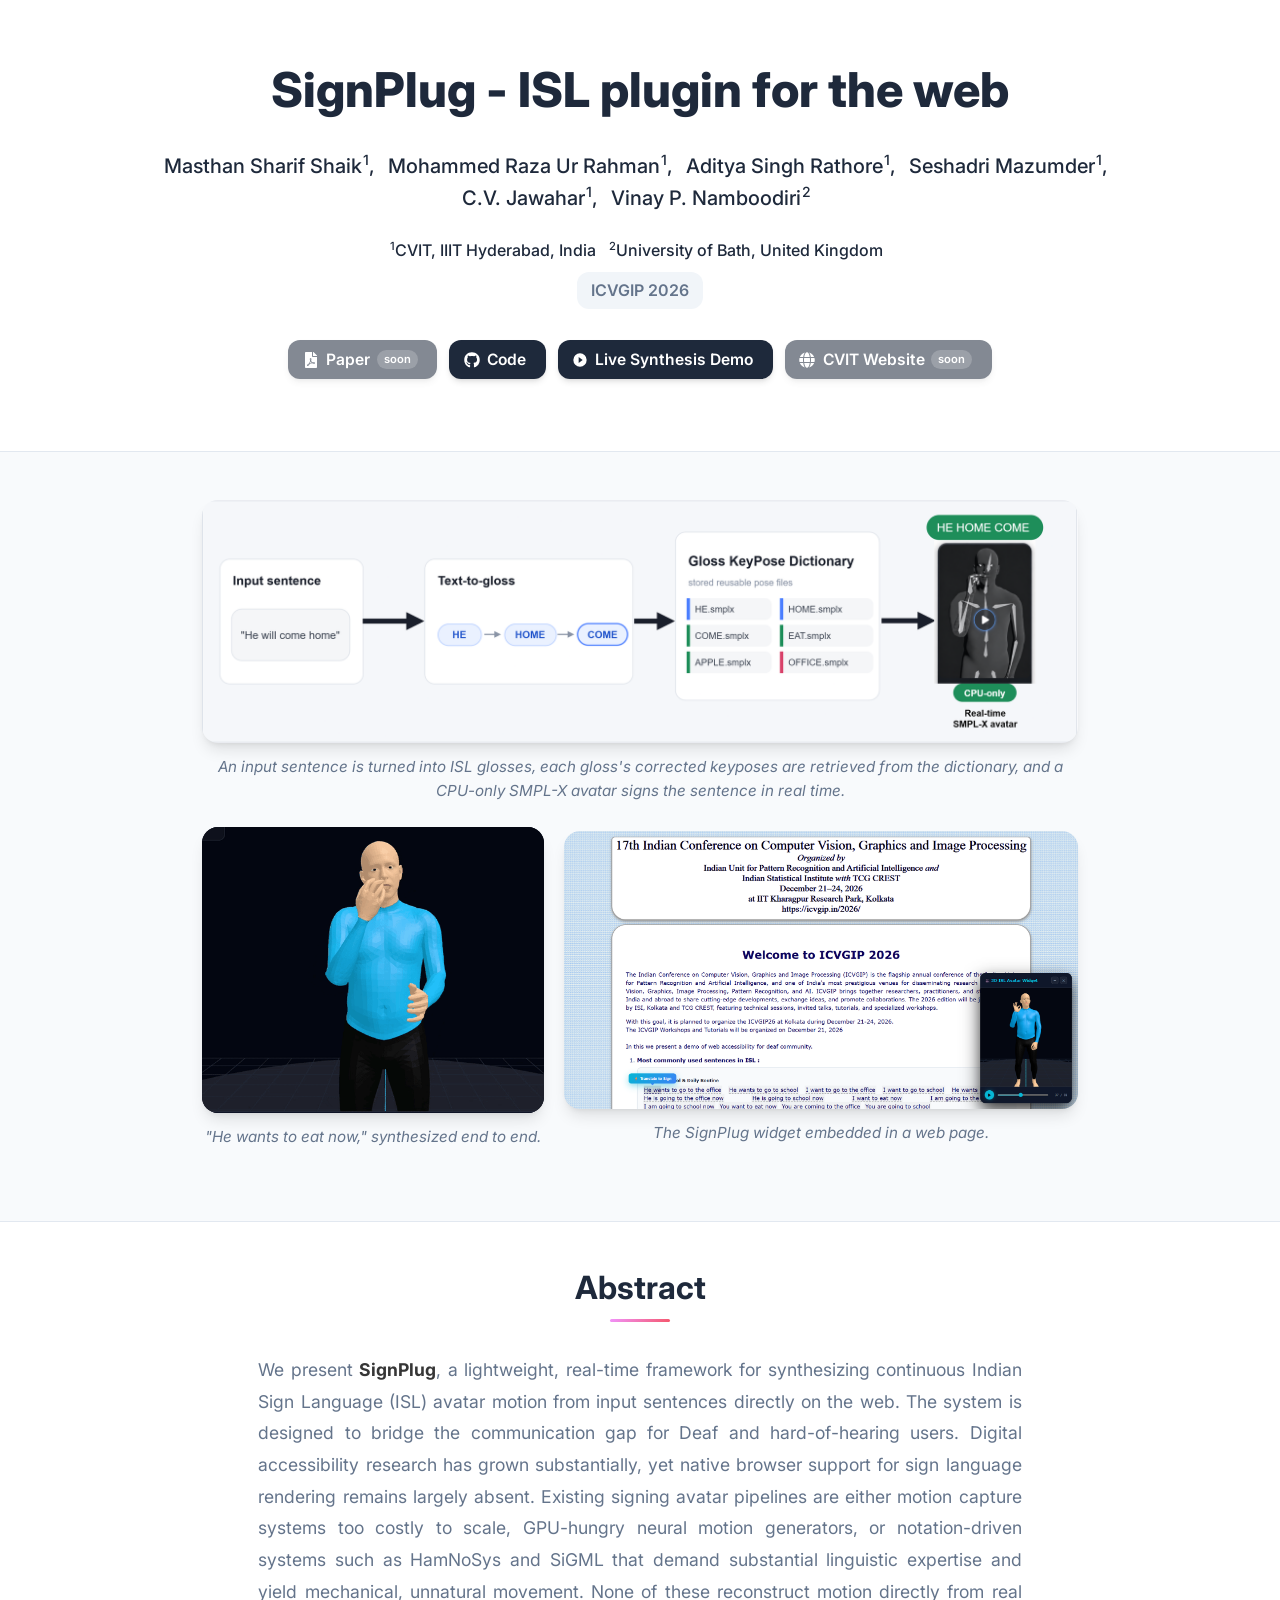
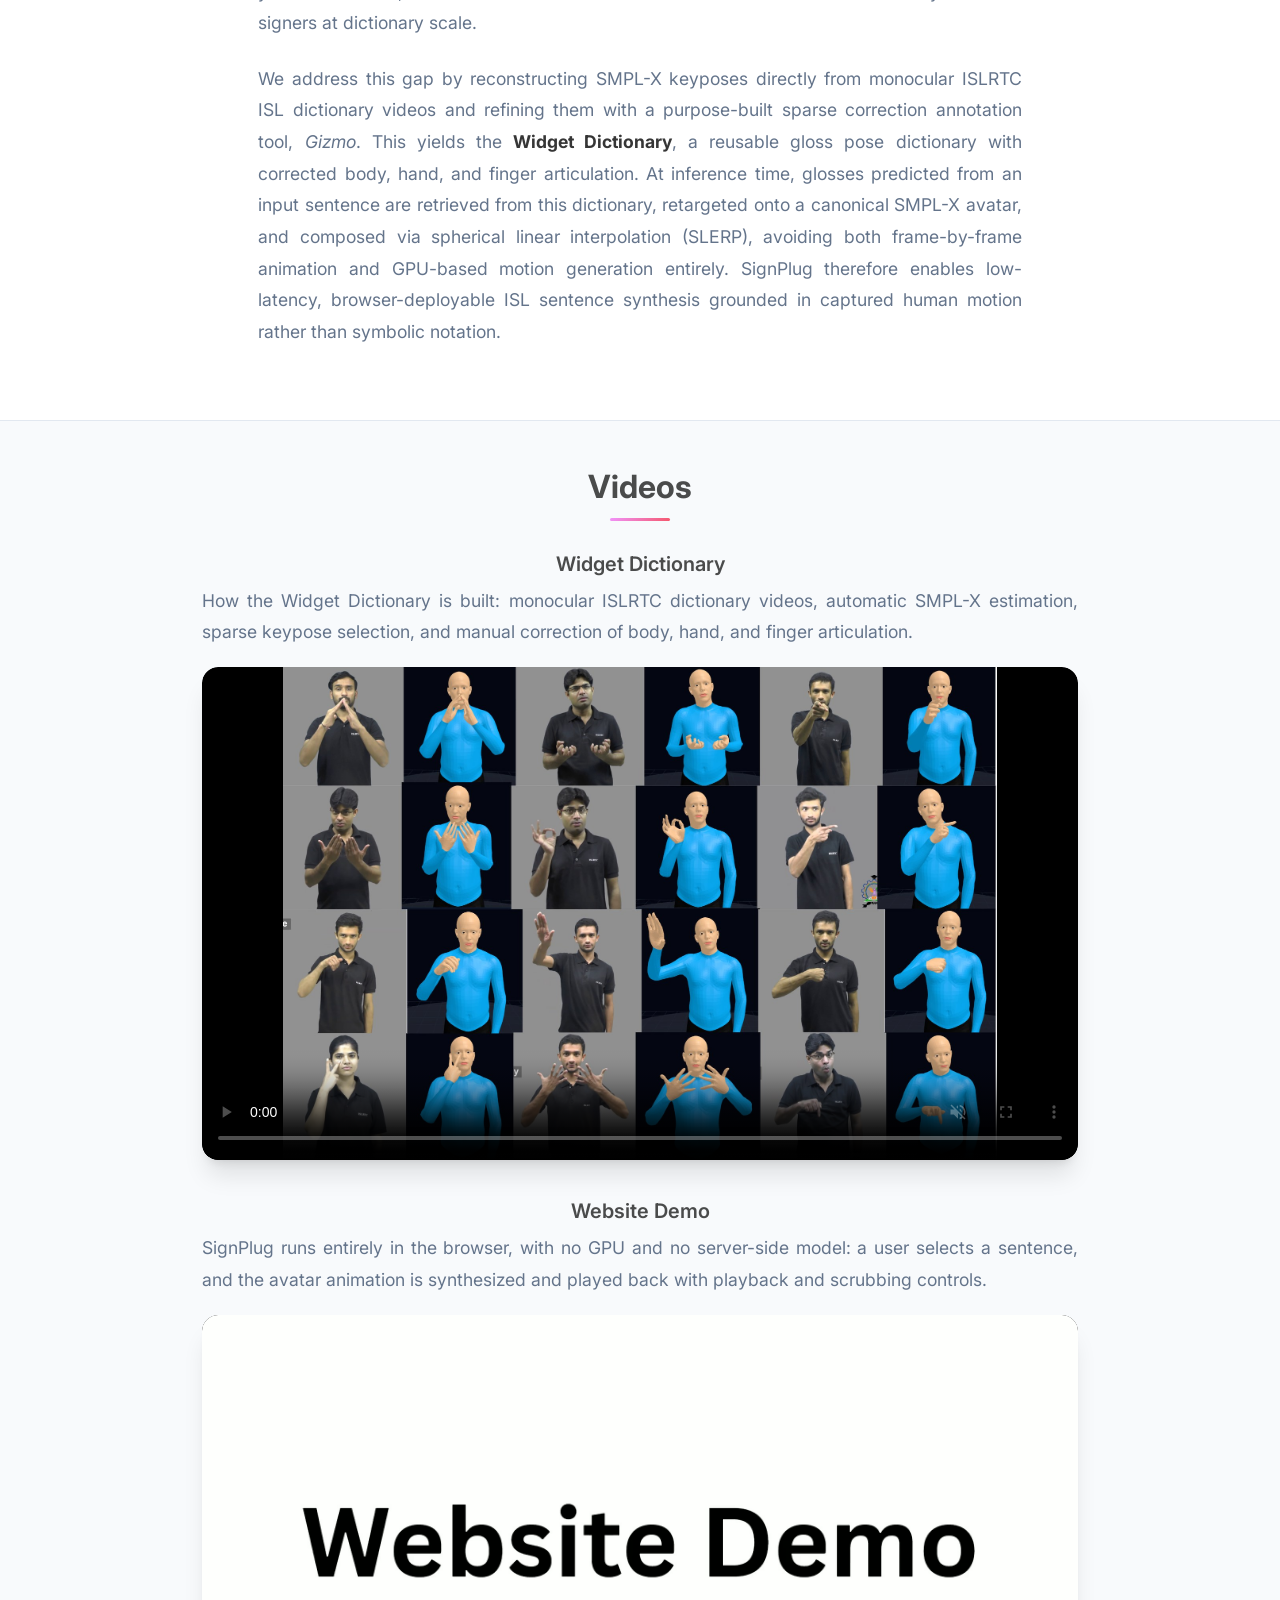
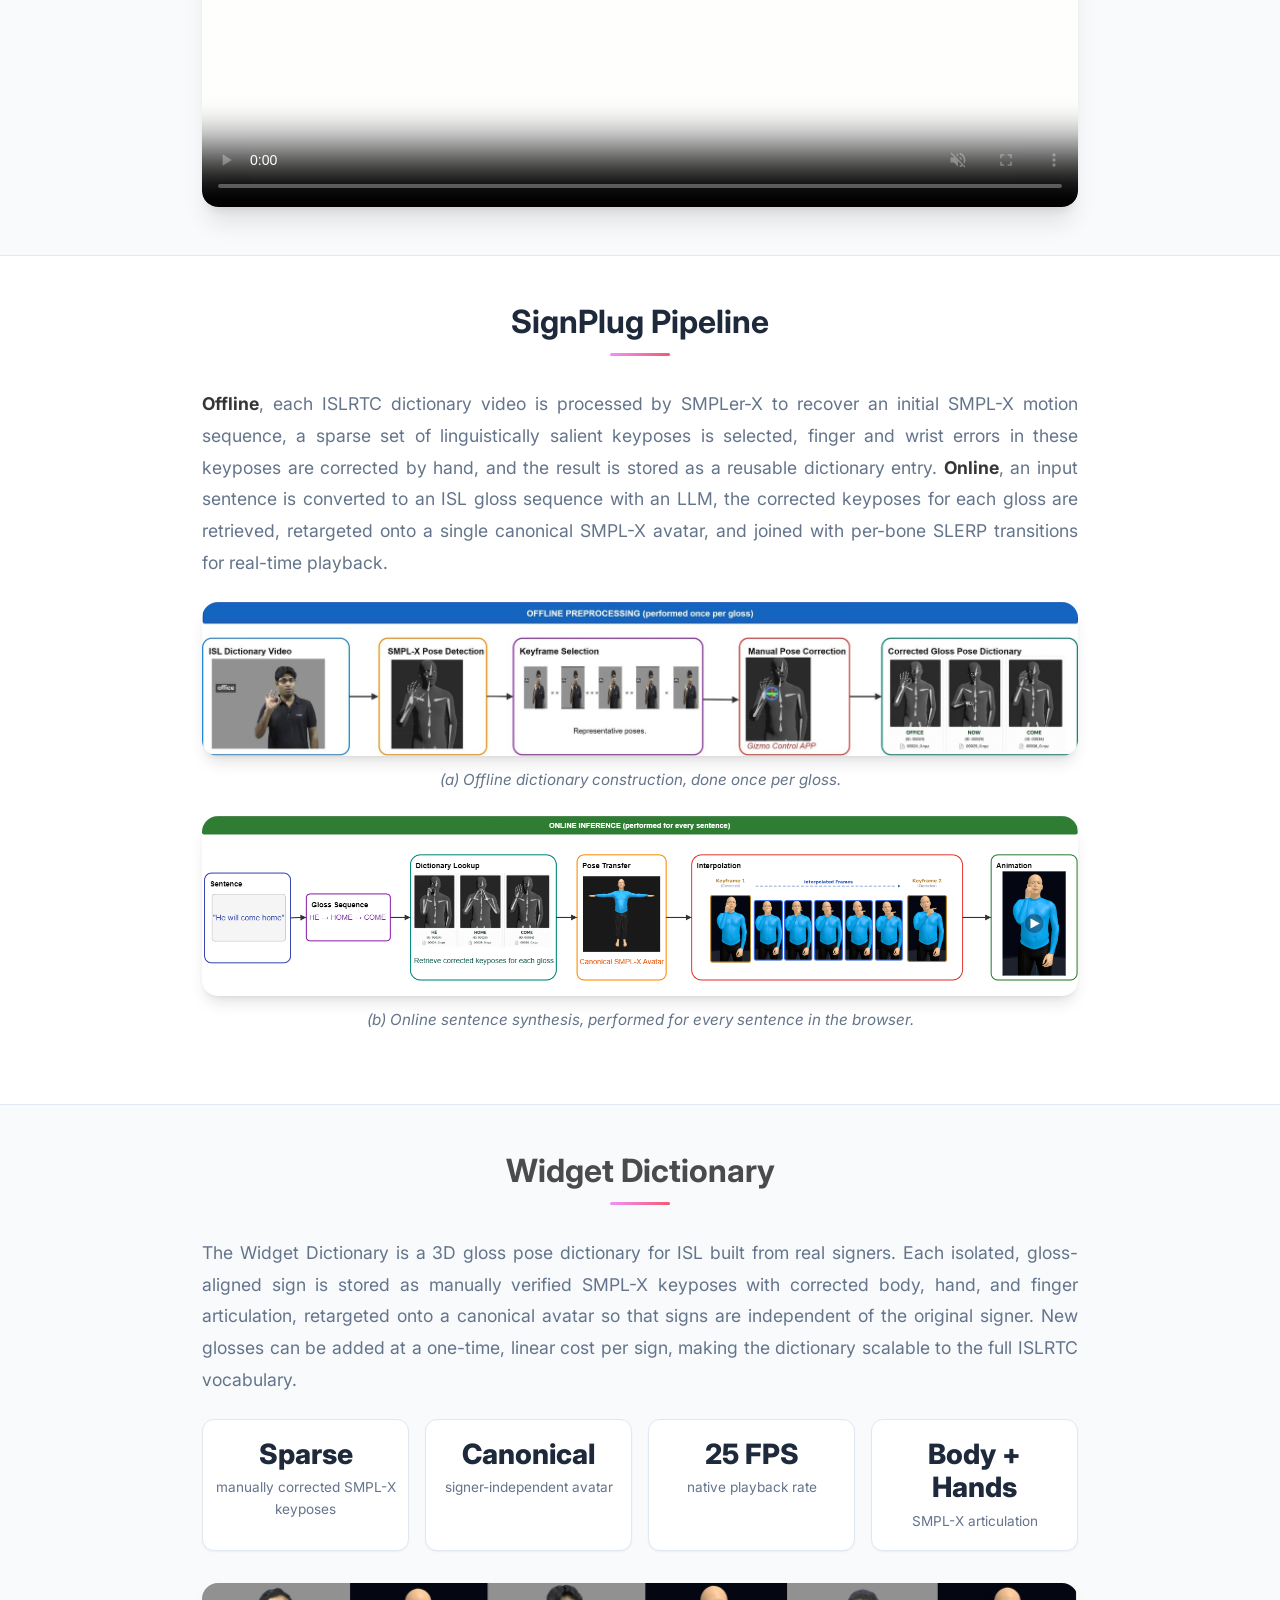
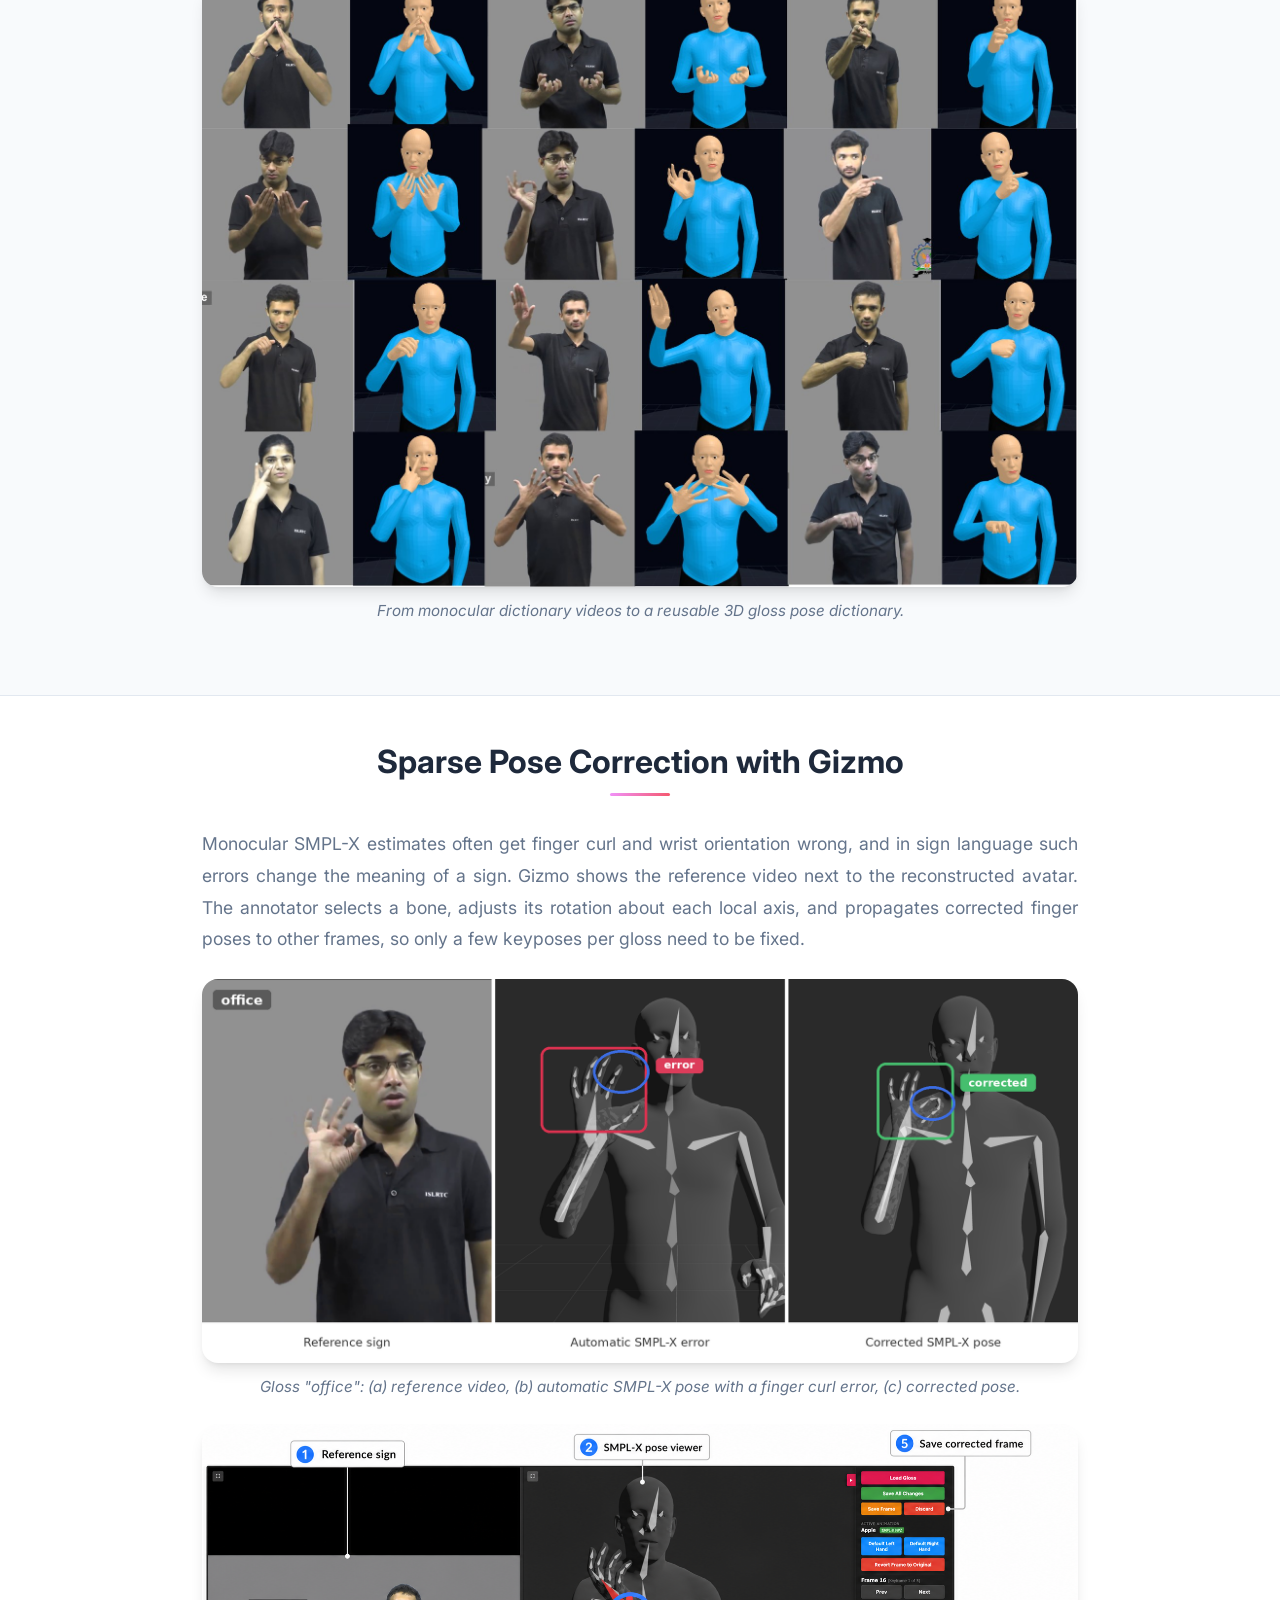
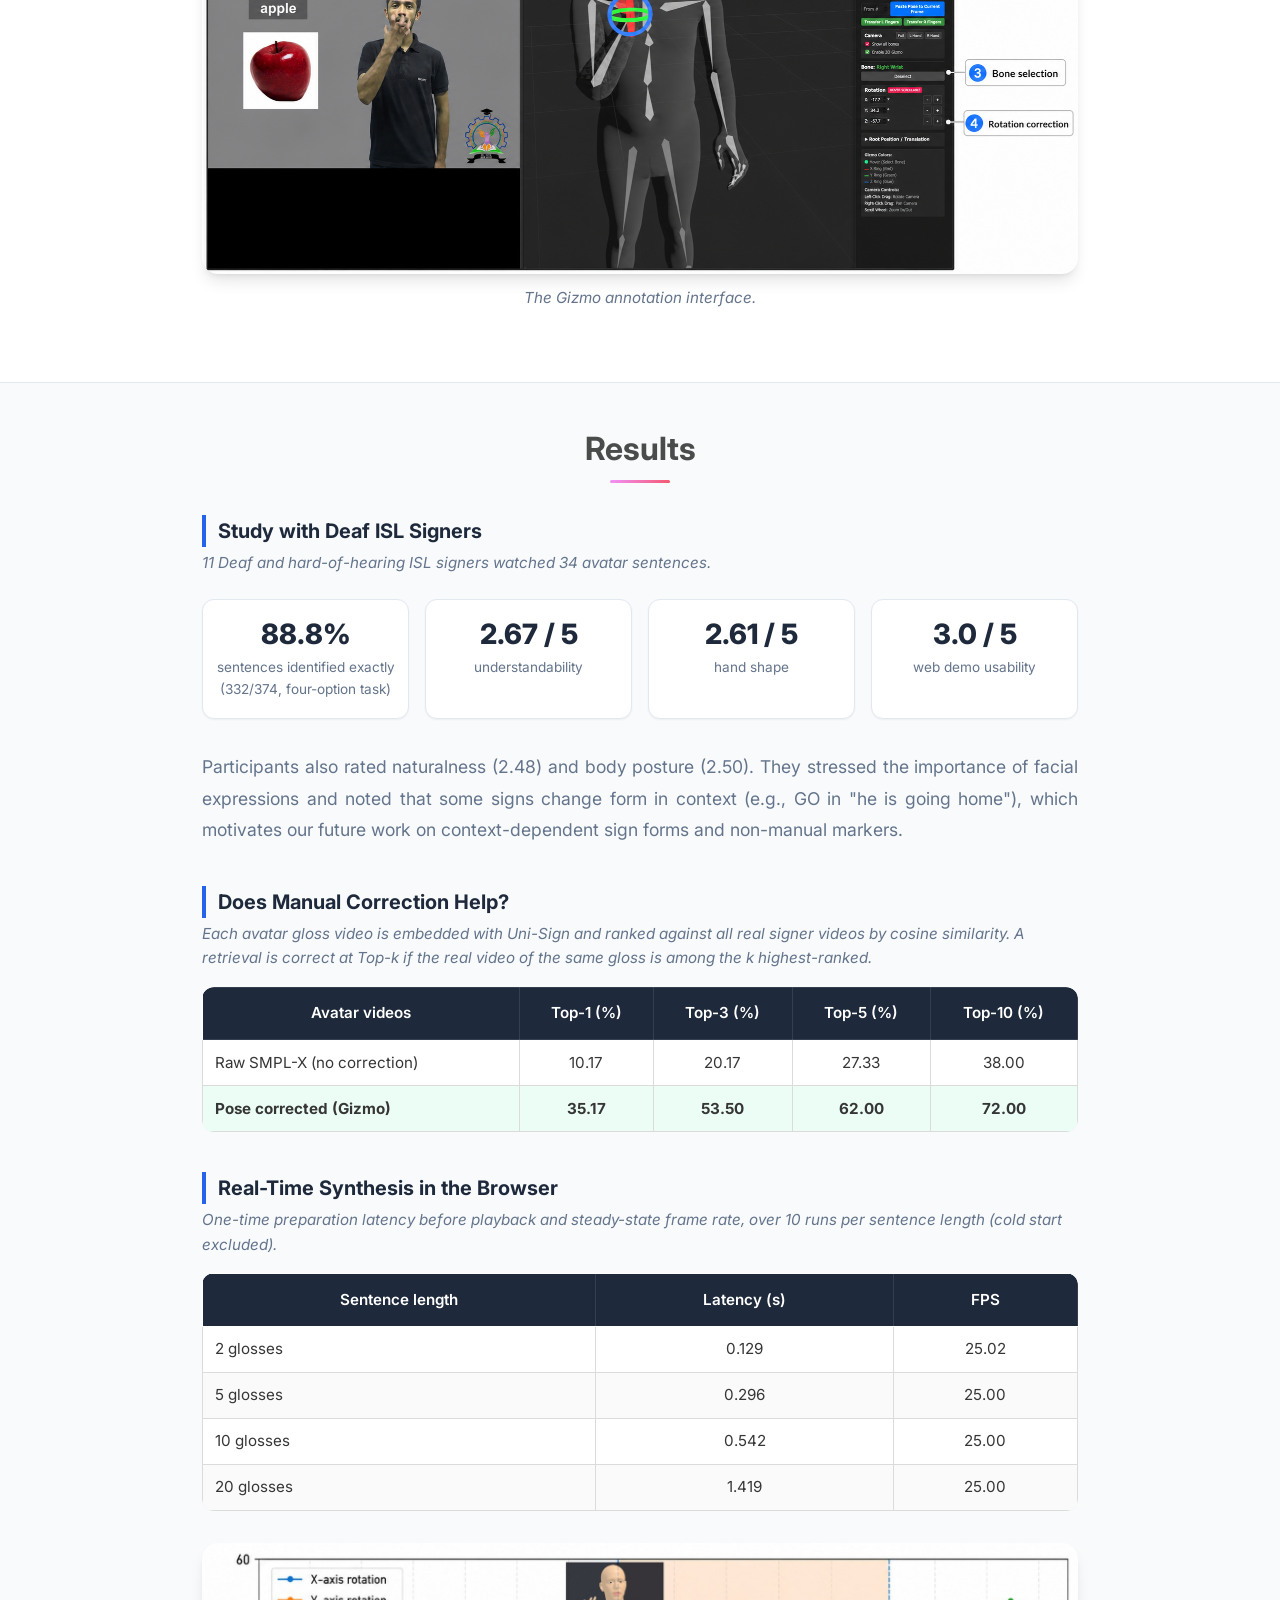
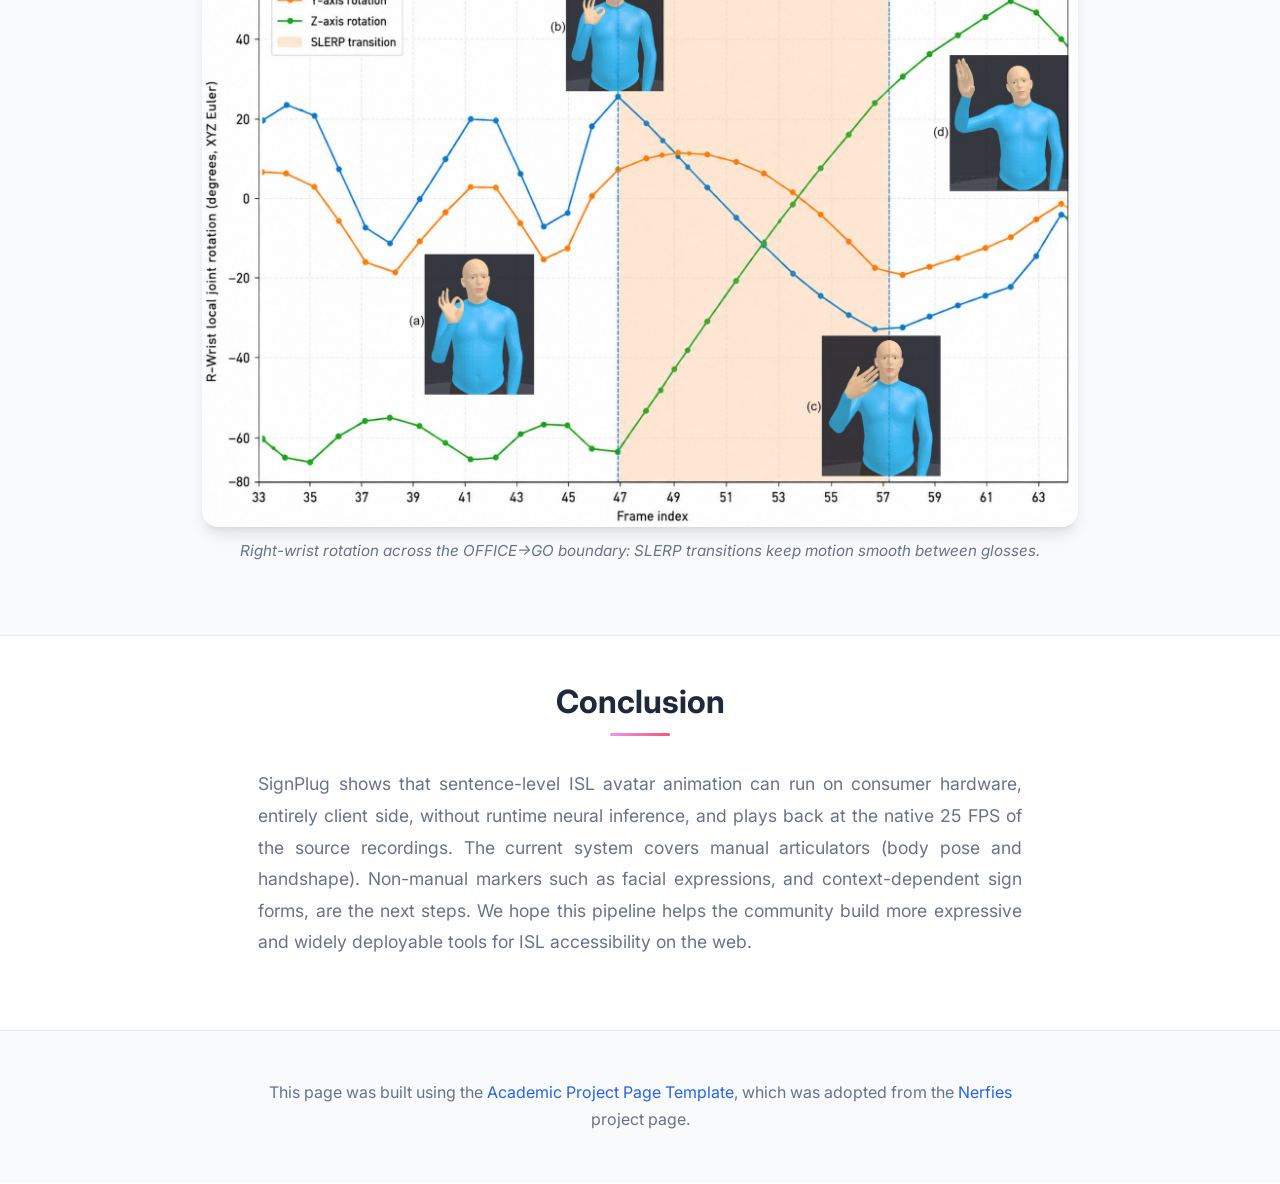
<file: index.html>
<!DOCTYPE html>
<html lang="en">
<head>
  <meta charset="UTF-8">
  <meta name="viewport" content="width=device-width, initial-scale=1">

  <!-- Primary Meta Tags -->
  <meta name="title" content="SignPlug - ISL plugin for the web">
  <meta name="description" content="SignPlug is a lightweight, real-time, browser-based framework for synthesizing continuous Indian Sign Language (ISL) avatar motion from sentences, built on the Widget Dictionary, a manually corrected 3D gloss pose dictionary. ICVGIP 2026.">
  <meta name="keywords" content="Indian Sign Language, ISL, sign language generation, 3D avatar, SMPL-X, gloss dictionary, pose correction, real-time animation, accessibility, ICVGIP 2026">
  <meta name="author" content="Masthan Sharif Shaik, Mohammed Raza Ur Rahman, Aditya Singh Rathore, Seshadri Mazumder, C.V. Jawahar, Vinay P. Namboodiri">
  <meta name="robots" content="index, follow">

  <!-- Open Graph -->
  <meta property="og:type" content="article">
  <meta property="og:site_name" content="CVIT, IIIT Hyderabad">
  <meta property="og:title" content="SignPlug - ISL plugin for the web">
  <meta property="og:description" content="Real-time, browser-based Indian Sign Language avatar synthesis from a manually corrected 3D gloss pose dictionary.">
  <meta property="og:image" content="static/images/teaser.png">

  <!-- Academic/Research Specific -->
  <meta name="citation_title" content="SignPlug - ISL plugin for the web">
  <meta name="citation_author" content="Shaik, Masthan Sharif">
  <meta name="citation_author" content="Rahman, Mohammed Raza Ur">
  <meta name="citation_author" content="Rathore, Aditya Singh">
  <meta name="citation_author" content="Mazumder, Seshadri">
  <meta name="citation_author" content="Jawahar, C.V.">
  <meta name="citation_author" content="Namboodiri, Vinay P.">
  <meta name="citation_publication_date" content="2026">
  <meta name="citation_conference_title" content="Indian Conference on Computer Vision, Graphics and Image Processing (ICVGIP)">

  <meta name="theme-color" content="#2563eb">

  <title>SignPlug - ISL plugin for the web | ICVGIP 2026</title>

  <link rel="preconnect" href="https://fonts.googleapis.com">
  <link rel="preconnect" href="https://fonts.gstatic.com" crossorigin>
  <link href="https://fonts.googleapis.com/css2?family=Inter:wght@400;500;600;700;800&display=swap" rel="stylesheet">

  <link rel="stylesheet" href="static/css/bulma.min.css">
  <link rel="stylesheet" href="static/css/index.css">
  <link rel="stylesheet" href="static/css/signplug.css">

  <script defer src="static/js/index.js"></script>

  <!-- Structured Data -->
  <script type="application/ld+json">
  {
    "@context": "https://schema.org",
    "@type": "ScholarlyArticle",
    "headline": "SignPlug - ISL plugin for the web",
    "description": "A lightweight, real-time, browser-based framework for synthesizing continuous Indian Sign Language avatar motion from sentences.",
    "author": [
      { "@type": "Person", "name": "Masthan Sharif Shaik", "affiliation": { "@type": "Organization", "name": "IIIT Hyderabad" } },
      { "@type": "Person", "name": "Mohammed Raza Ur Rahman", "affiliation": { "@type": "Organization", "name": "IIIT Hyderabad" } },
      { "@type": "Person", "name": "Aditya Singh Rathore", "affiliation": { "@type": "Organization", "name": "IIIT Hyderabad" } },
      { "@type": "Person", "name": "Seshadri Mazumder", "affiliation": { "@type": "Organization", "name": "IIIT Hyderabad" } },
      { "@type": "Person", "name": "C.V. Jawahar", "affiliation": { "@type": "Organization", "name": "IIIT Hyderabad" } },
      { "@type": "Person", "name": "Vinay P. Namboodiri", "affiliation": { "@type": "Organization", "name": "University of Bath" } }
    ],
    "datePublished": "2026",
    "publisher": { "@type": "Organization", "name": "Indian Conference on Computer Vision, Graphics and Image Processing (ICVGIP)" },
    "keywords": ["Indian Sign Language", "SMPL-X", "sign language production", "3D avatar", "accessibility"],
    "isAccessibleForFree": true
  }
  </script>
</head>

<body>

  <!-- Scroll to Top Button -->
  <button class="scroll-to-top" onclick="scrollToTop()" title="Scroll to top" aria-label="Scroll to top">
    <svg width="18" height="18" viewBox="0 0 448 512" aria-hidden="true"><path fill="currentColor" d="M240.971 130.524l194.343 194.343c9.373 9.373 9.373 24.569 0 33.941l-22.667 22.667c-9.357 9.357-24.522 9.375-33.901.04L224 227.495 69.255 381.516c-9.379 9.335-24.544 9.317-33.901-.04l-22.667-22.667c-9.373-9.373-9.373-24.569 0-33.941L207.03 130.525c9.372-9.373 24.568-9.373 33.941-.001z"/></svg>
  </button>

  <main id="main-content">

    <!-- ===== HERO: Title + Authors ===== -->
    <section class="hero">
      <div class="hero-body">
        <div class="container is-max-desktop">
          <div class="columns is-centered">
            <div class="column has-text-centered">
              <h1 class="title is-1 publication-title">SignPlug - ISL plugin for the web</h1>

              <div class="is-size-5 publication-authors">
                <span class="author-block">Masthan Sharif Shaik<sup>1</sup>,</span>
                <span class="author-block">Mohammed Raza Ur Rahman<sup>1</sup>,</span>
                <span class="author-block">Aditya Singh Rathore<sup>1</sup>,</span>
                <span class="author-block">Seshadri Mazumder<sup>1</sup>,</span>
                <span class="author-block">C.V. Jawahar<sup>1</sup>,</span>
                <span class="author-block">Vinay P. Namboodiri<sup>2</sup></span>
              </div>

              <div class="is-size-6 publication-authors affiliation-list">
                <span class="author-block"><sup>1</sup>CVIT, IIIT Hyderabad, India</span>
                <span class="author-block"><sup>2</sup>University of Bath, United Kingdom</span>
                <br>
                <span class="venue-tag">ICVGIP 2026</span>
              </div>

              <!-- Paper: shown once the DOI is assigned. -->
              <div class="publication-links">
                <span class="link-block">
                  <a class="button is-normal is-rounded is-dark is-inactive" aria-disabled="true" title="Coming soon">
                    <span class="icon"><svg width="14" height="16" viewBox="0 0 384 512" aria-hidden="true"><path fill="currentColor" d="M181.9 256.1c-5-16-4.9-46.9-2-46.9 8.4 0 7.6 36.9 2 46.9zm-1.7 47.2c-7.7 20.2-17.3 43.3-28.4 62.7 18.3-7 39-17.2 62.9-21.9-12.7-9.6-24.9-23.4-34.5-40.8zM86.1 428.1c0 .8 13.2-5.4 34.9-40.2-6.7 6.3-29.1 24.5-34.9 40.2zM248 160h136v328c0 13.3-10.7 24-24 24H24c-13.3 0-24-10.7-24-24V24C0 10.7 10.7 0 24 0h200v136c0 13.2 10.8 24 24 24zm-8 171.8c-20-12.2-33.3-29-42.7-53.8 4.5-18.5 11.6-46.6 6.2-64.2-4.7-29.4-42.4-26.5-47.8-6.8-5 18.3-.4 44.1 8.1 77-11.6 27.6-28.7 64.6-40.8 85.8-.1 0-.1.1-.2.1-27.1 13.9-73.6 44.5-54.5 68 5.6 6.9 16 10 21.5 10 17.9 0 35.7-18 61.1-61.8 25.8-8.5 54.1-19.1 79-23.2 21.7 11.8 47.1 19.5 64 19.5 29.2 0 31.2-32 19.7-43.4-13.9-13.6-54.3-9.7-73.6-7.2zM377 105L279 7c-4.5-4.5-10.6-7-17-7h-6v128h128v-6.1c0-6.3-2.5-12.4-7-16.9zm-74.1 255.3c4.1-2.7-2.5-11.9-42.8-9 37.1 15.8 42.8 9 42.8 9z"/></svg></span>
                    <span>Paper</span><span class="soon-tag">soon</span>
                  </a>
                </span>
                <span class="link-block">
                  <a class="button is-normal is-rounded is-dark" href="https://github.com/IIITH-Research/SignPlug" target="_blank" rel="noopener" title="Code on GitHub">
                    <span class="icon"><svg width="16" height="16" viewBox="0 0 496 512" aria-hidden="true"><path fill="currentColor" d="M244.8 8C106.1 8 0 113.3 0 252c0 110.9 69.8 205.8 169.5 239.2 12.8 2.3 17.3-5.6 17.3-12.1 0-6.2-.3-40.4-.3-61.4 0 0-70 15-84.7-29.8 0 0-11.4-29.1-27.8-36.6 0 0-22.9-15.7 1.6-15.4 0 0 24.9 2 38.6 25.8 21.9 38.6 58.6 27.5 72.9 20.9 2.3-16 8.8-27.1 16-33.7-55.9-6.2-112.3-14.3-112.3-110.5 0-27.5 7.6-41.3 23.6-58.9-2.6-6.5-11.1-33.3 2.6-67.9 20.9-6.5 69 27 69 27 20-5.6 41.5-8.5 62.8-8.5s42.8 2.9 62.8 8.5c0 0 48.1-33.6 69-27 13.7 34.7 5.2 61.4 2.6 67.9 16 17.7 25.8 31.5 25.8 58.9 0 96.5-58.9 104.2-114.8 110.5 9.2 7.9 17 22.9 17 46.4 0 33.7-.3 75.4-.3 83.6 0 6.5 4.6 14.4 17.3 12.1C428.2 457.8 496 362.9 496 252 496 113.3 383.5 8 244.8 8z"/></svg></span>
                    <span>Code</span>
                  </a>
                </span>
                <span class="link-block">
                  <a class="button is-normal is-rounded is-dark" href="demo.html" title="Web-Plugin and ISL Sign Chat demos">
                    <span class="icon"><svg width="16" height="16" viewBox="0 0 24 24" aria-hidden="true"><path fill="currentColor" d="M12 2a10 10 0 1 0 0 20 10 10 0 0 0 0-20zm-2 14.5v-9l6 4.5-6 4.5z"/></svg></span>
                    <span>Live Synthesis Demo</span>
                  </a>
                </span>
                <span class="link-block">
                  <a class="button is-normal is-rounded is-dark is-inactive" aria-disabled="true" title="Coming soon">
                    <span class="icon"><svg width="16" height="16" viewBox="0 0 496 512" aria-hidden="true"><path fill="currentColor" d="M336.5 160C322 70.7 287.8 8 248 8s-74 62.7-88.5 152h177zM152 256c0 22.2 1.2 43.5 3.3 64h185.3c2.1-20.5 3.3-41.8 3.3-64s-1.2-43.5-3.3-64H155.3c-2.1 20.5-3.3 41.8-3.3 64zm324.7-96c-28.6-67.9-86.5-120.4-158-141.6 24.4 33.8 41.2 84.7 50 141.6h108zM177.2 18.4C105.8 39.6 47.8 92.1 19.3 160h108c8.7-56.9 25.5-107.8 49.9-141.6zM487.4 192H372.7c2.1 21 3.3 42.5 3.3 64s-1.2 43-3.3 64h114.6c5.5-20.5 8.6-41.8 8.6-64s-3.1-43.5-8.5-64zM120 256c0-21.5 1.2-43 3.3-64H8.6C3.2 212.5 0 233.8 0 256s3.2 43.5 8.6 64h114.6c-2-21-3.2-42.5-3.2-64zm39.5 96c14.5 89.3 48.7 152 88.5 152s74-62.7 88.5-152h-177zm159.3 141.6c71.4-21.2 129.4-73.7 158-141.6h-108c-8.8 56.9-25.6 107.8-50 141.6zM19.3 352c28.6 67.9 86.5 120.4 158 141.6-24.4-33.8-41.2-84.7-50-141.6h-108z"/></svg></span>
                    <span>CVIT Website</span><span class="soon-tag">soon</span>
                  </a>
                </span>
              </div>
            </div>
          </div>
        </div>
      </div>
    </section>


    <!-- ===== TEASER ===== -->
    <section class="section hero is-light">
      <div class="container is-max-desktop">
        <div class="columns is-centered has-text-centered">
          <div class="column uniform-content-width">
            <figure class="figure-card">
              <img src="static/images/teaser.png" alt="SignPlug at a glance: the input sentence 'He will come home' is converted to the glosses HE, HOME, COME, whose stored keyposes are retrieved from the gloss keypose dictionary and played on a real-time, CPU-only SMPL-X avatar.">
              <figcaption>An input sentence is turned into ISL glosses, each gloss's corrected keyposes are retrieved from the dictionary, and a CPU-only SMPL-X avatar signs the sentence in real time.</figcaption>
            </figure>
            <div class="teaser-grid">
              <figure class="figure-card">
                <img src="static/images/avatar_demo.gif" alt="The SignPlug avatar signing the ISL sentence 'He wants to eat now'.">
                <figcaption>"He wants to eat now," synthesized end to end.</figcaption>
              </figure>
              <figure class="figure-card">
                <img src="static/images/website_demo.png" alt="The SignPlug widget embedded in a web page, signing 'He wants to go to the office'.">
                <figcaption>The SignPlug widget embedded in a web page.</figcaption>
              </figure>
            </div>
          </div>
        </div>
      </div>
    </section>


    <!-- ===== ABSTRACT ===== -->
    <section class="section hero">
      <div class="container is-max-desktop">
        <div class="columns is-centered has-text-centered">
          <div class="column is-four-fifths">
            <h2 class="title is-3">Abstract</h2>
            <div class="content has-text-justified">
              <p>
                We present <strong>SignPlug</strong>, a lightweight, real-time framework for synthesizing continuous
                Indian Sign Language (ISL) avatar motion from input sentences directly on the web. The system is
                designed to bridge the communication gap for Deaf and hard-of-hearing users. Digital accessibility
                research has grown substantially, yet native browser support for sign language rendering remains
                largely absent. Existing signing avatar pipelines are either motion capture systems too costly to
                scale, GPU-hungry neural motion generators, or notation-driven systems such as HamNoSys and SiGML that
                demand substantial linguistic expertise and yield mechanical, unnatural movement. None of these
                reconstruct motion directly from real signers at dictionary scale.
              </p>
              <p>
                We address this gap by reconstructing SMPL-X keyposes directly from monocular ISLRTC ISL dictionary
                videos and refining them with a purpose-built sparse correction annotation tool, <em>Gizmo</em>. This
                yields the <strong>Widget Dictionary</strong>, a reusable gloss pose dictionary with corrected body,
                hand, and finger articulation. At inference time, glosses predicted from an input
                sentence are retrieved from this dictionary, retargeted onto a canonical SMPL-X avatar, and composed via
                spherical linear interpolation (SLERP), avoiding both frame-by-frame animation and GPU-based motion
                generation entirely. SignPlug therefore enables low-latency, browser-deployable ISL sentence synthesis
                grounded in captured human motion rather than symbolic notation.
              </p>
            </div>
          </div>
        </div>
      </div>
    </section>


    <!-- ===== DEMO VIDEO ===== -->
    <section class="section hero is-light">
      <div class="container is-max-desktop">
        <div class="columns is-centered has-text-centered">
          <div class="column uniform-content-width">
            <h2 class="title is-3">Videos</h2>

            <div class="video-block">
              <h3 class="title is-5">Widget Dictionary</h3>
              <p class="content has-text-justified">
                How the Widget Dictionary is built: monocular ISLRTC dictionary videos, automatic SMPL-X
                estimation, sparse keypose selection, and manual correction of body, hand, and finger articulation.
              </p>
              <div class="publication-video">
                <video controls muted loop playsinline preload="metadata" poster="static/images/dataset_construction.jpg">
                  <source src="static/videos/dataset.mp4" type="video/mp4">
                </video>
              </div>
            </div>

            <div class="video-block">
              <h3 class="title is-5">Website Demo</h3>
              <p class="content has-text-justified">
                SignPlug runs entirely in the browser, with no GPU and no server-side model: a user selects a
                sentence, and the avatar animation is synthesized and played back with playback and scrubbing controls.
              </p>
              <div class="publication-video">
                <video controls muted loop playsinline preload="metadata" poster="static/images/website_demo_thumb.jpg">
                  <source src="static/videos/website_demo.mp4" type="video/mp4">
                </video>
              </div>
            </div>
          </div>
        </div>
      </div>
    </section>


    <!-- ===== PIPELINE ===== -->
    <section class="section hero">
      <div class="container is-max-desktop">
        <div class="columns is-centered has-text-centered">
          <div class="column uniform-content-width">
            <h2 class="title is-3">SignPlug Pipeline</h2>
            <p class="content has-text-justified" style="margin-bottom: 1.5rem;">
              <strong>Offline</strong>, each ISLRTC dictionary video is processed by SMPLer-X to recover an initial
              SMPL-X motion sequence, a sparse set of linguistically salient keyposes is selected, finger and wrist
              errors in these keyposes are corrected by hand, and the result is stored as a reusable dictionary entry.
              <strong>Online</strong>, an input sentence is converted to an ISL gloss sequence with an LLM, the
              corrected keyposes for each gloss are retrieved, retargeted onto a single canonical SMPL-X avatar, and
              joined with per-bone SLERP transitions for real-time playback.
            </p>
            <figure class="figure-card">
              <img src="static/images/pipeline_offline.jpg" alt="Offline stage: ISL dictionary video, SMPL-X pose detection, sparse keyframe selection, manual pose correction, corrected gloss pose dictionary.">
              <figcaption>(a) Offline dictionary construction, done once per gloss.</figcaption>
            </figure>
            <figure class="figure-card">
              <img src="static/images/pipeline_online.png" alt="Online stage: sentence, gloss sequence, dictionary lookup, pose transfer onto the canonical SMPL-X avatar, interpolation between keyframes, animation.">
              <figcaption>(b) Online sentence synthesis, performed for every sentence in the browser.</figcaption>
            </figure>
          </div>
        </div>
      </div>
    </section>


    <!-- ===== WIDGET DICTIONARY ===== -->
    <section class="section hero is-light">
      <div class="container is-max-desktop">
        <div class="columns is-centered has-text-centered">
          <div class="column uniform-content-width">
            <h2 class="title is-3">Widget Dictionary</h2>
            <p class="content has-text-justified">
              The Widget Dictionary is a 3D gloss pose dictionary for ISL built from real signers. Each isolated,
              gloss-aligned sign is stored as manually verified SMPL-X keyposes with corrected body, hand, and finger
              articulation, retargeted onto a canonical avatar so that signs are independent of the original signer.
              New glosses can be added at a one-time, linear cost per sign, making the dictionary scalable to the full
              ISLRTC vocabulary.
            </p>
            <div class="stat-grid">
              <div class="stat-tile"><span class="stat-value">Sparse</span><span class="stat-label">manually corrected SMPL-X keyposes</span></div>
              <div class="stat-tile"><span class="stat-value">Canonical</span><span class="stat-label">signer-independent avatar</span></div>
              <div class="stat-tile"><span class="stat-value">25 FPS</span><span class="stat-label">native playback rate</span></div>
              <div class="stat-tile"><span class="stat-value">Body + Hands</span><span class="stat-label">SMPL-X articulation</span></div>
            </div>
            <figure class="figure-card">
              <img src="static/images/dataset_construction.jpg" alt="Dataset construction: monocular ISL dictionary videos, automatic SMPL-X estimation, sparse human correction, reusable gloss pose dictionary.">
              <figcaption>From monocular dictionary videos to a reusable 3D gloss pose dictionary.</figcaption>
            </figure>
          </div>
        </div>
      </div>
    </section>


    <!-- ===== GIZMO CORRECTION ===== -->
    <section class="section hero">
      <div class="container is-max-desktop">
        <div class="columns is-centered has-text-centered">
          <div class="column uniform-content-width">
            <h2 class="title is-3">Sparse Pose Correction with Gizmo</h2>
            <p class="content has-text-justified" style="margin-bottom: 1.5rem;">
              Monocular SMPL-X estimates often get finger curl and wrist orientation wrong, and in sign language such
              errors change the meaning of a sign. Gizmo shows the reference video next to the reconstructed avatar.
              The annotator selects a bone, adjusts its rotation about each local axis, and propagates corrected finger
              poses to other frames, so only a few keyposes per gloss need to be fixed.
            </p>
            <figure class="figure-card">
              <img src="static/images/correction_example.png" alt="Correction of the gloss 'office': reference video, automatic SMPL-X pose with a finger curl error, and the corrected pose.">
              <figcaption>Gloss "office": (a) reference video, (b) automatic SMPL-X pose with a finger curl error, (c) corrected pose.</figcaption>
            </figure>
            <figure class="figure-card">
              <img src="static/images/gizmo_tool.png" alt="The Gizmo annotation interface, with the reference sign video, the SMPL-X pose viewer, bone selection, per-axis rotation controls, camera presets and frame saving.">
              <figcaption>The Gizmo annotation interface.</figcaption>
            </figure>
          </div>
        </div>
      </div>
    </section>


    <!-- ===== RESULTS ===== -->
    <section class="section hero is-light">
      <div class="container is-max-desktop">
        <div class="columns is-centered">
          <div class="column uniform-content-width">
            <h2 class="title is-3 has-text-centered">Results</h2>

            <!-- User study -->
            <h4 class="table-section-title">Study with Deaf ISL Signers</h4>
            <p class="table-caption">11 Deaf and hard-of-hearing ISL signers watched 34 avatar sentences.</p>
            <div class="stat-grid">
              <div class="stat-tile"><span class="stat-value">88.8%</span><span class="stat-label">sentences identified exactly (332/374, four-option task)</span></div>
              <div class="stat-tile"><span class="stat-value">2.67 / 5</span><span class="stat-label">understandability</span></div>
              <div class="stat-tile"><span class="stat-value">2.61 / 5</span><span class="stat-label">hand shape</span></div>
              <div class="stat-tile"><span class="stat-value">3.0 / 5</span><span class="stat-label">web demo usability</span></div>
            </div>
            <div class="content has-text-justified">
              <p>
                Participants also rated naturalness (2.48) and body posture (2.50). They stressed the importance of
                facial expressions and noted that some signs change form in context (e.g., GO in "he is going home"),
                which motivates our future work on context-dependent sign forms and non-manual markers.
              </p>
            </div>

            <!-- Gloss retrieval -->
            <h4 class="table-section-title" style="margin-top: 2.5rem;">Does Manual Correction Help?</h4>
            <p class="table-caption">Each avatar gloss video is embedded with Uni-Sign and ranked against all real signer
              videos by cosine similarity. A retrieval is correct at Top-k if the real video of the same gloss is among
              the k highest-ranked.</p>
            <div class="table-container">
              <table class="table is-bordered is-striped is-hoverable is-fullwidth results-table">
                <thead>
                  <tr><th>Avatar videos</th><th>Top-1 (%)</th><th>Top-3 (%)</th><th>Top-5 (%)</th><th>Top-10 (%)</th></tr>
                </thead>
                <tbody>
                  <tr><td class="text-left">Raw SMPL-X (no correction)</td><td>10.17</td><td>20.17</td><td>27.33</td><td>38.00</td></tr>
                  <tr class="best-result"><td class="text-left">Pose corrected (Gizmo)</td><td>35.17</td><td>53.50</td><td>62.00</td><td>72.00</td></tr>
                </tbody>
              </table>
            </div>

            <!-- Runtime -->
            <h4 class="table-section-title" style="margin-top: 2.5rem;">Real-Time Synthesis in the Browser</h4>
            <p class="table-caption">One-time preparation latency before playback and steady-state frame rate, over 10
              runs per sentence length (cold start excluded).</p>
            <div class="table-container">
              <table class="table is-bordered is-striped is-hoverable is-fullwidth results-table">
                <thead>
                  <tr><th>Sentence length</th><th>Latency (s)</th><th>FPS</th></tr>
                </thead>
                <tbody>
                  <tr><td class="text-left">2 glosses</td><td>0.129</td><td>25.02</td></tr>
                  <tr><td class="text-left">5 glosses</td><td>0.296</td><td>25.00</td></tr>
                  <tr><td class="text-left">10 glosses</td><td>0.542</td><td>25.00</td></tr>
                  <tr><td class="text-left">20 glosses</td><td>1.419</td><td>25.00</td></tr>
                </tbody>
              </table>
            </div>

            <figure class="figure-card" style="margin-top: 2rem;">
              <img src="static/images/smooth_transition.jpg" alt="Right wrist rotation across the OFFICE to GO gloss boundary, showing smooth curves through the SLERP transition span.">
              <figcaption>Right-wrist rotation across the OFFICE→GO boundary: SLERP transitions keep motion smooth between glosses.</figcaption>
            </figure>
          </div>
        </div>
      </div>
    </section>


    <!-- ===== CONCLUSION ===== -->
    <section class="section hero">
      <div class="container is-max-desktop">
        <div class="columns is-centered">
          <div class="column is-four-fifths">
            <h2 class="title is-3 has-text-centered">Conclusion</h2>
            <div class="content has-text-justified">
              <p>
                SignPlug shows that sentence-level ISL avatar animation can run on consumer hardware, entirely client
                side, without runtime neural inference, and plays back at the native 25 FPS of the source recordings.
                The current system covers manual articulators (body pose and handshape). Non-manual markers such as
                facial expressions, and context-dependent sign forms, are the next steps. We hope this pipeline helps
                the community build more expressive and widely deployable tools for ISL accessibility on the web.
              </p>
            </div>
          </div>
        </div>
      </div>
    </section>


    <!-- ===== CITATION =====
         Hidden until the official BibTeX is available (proceedings / de-anonymized OpenReview record).
         To restore: uncomment this section and paste the official entry into <code id="bibtex-code">.
    <section class="section hero is-light" id="BibTeX">
      <div class="container is-max-desktop">
        <div class="bibtex-header">
          <h2 class="title is-3" style="margin-bottom: 0 !important;">Citation</h2>
          <button class="copy-bibtex-btn" onclick="copyBibTeX()"><span class="copy-text">Copy</span></button>
        </div>
        <pre><code id="bibtex-code">PASTE OFFICIAL BIBTEX HERE</code></pre>
      </div>
    </section>
    -->


    <footer class="footer">
      <div class="container">
        <div class="columns is-centered">
          <div class="column is-8">
            <div class="content has-text-centered">
              <p>
                This page was built using the <a href="https://github.com/eliahuhorwitz/Academic-project-page-template" target="_blank" rel="noopener">Academic Project Page Template</a>, which was adopted from the <a href="https://nerfies.github.io/" target="_blank" rel="noopener">Nerfies</a> project page.
              </p>
            </div>
          </div>
        </div>
      </div>
    </footer>

  </main>
</body>
</html>
</file>
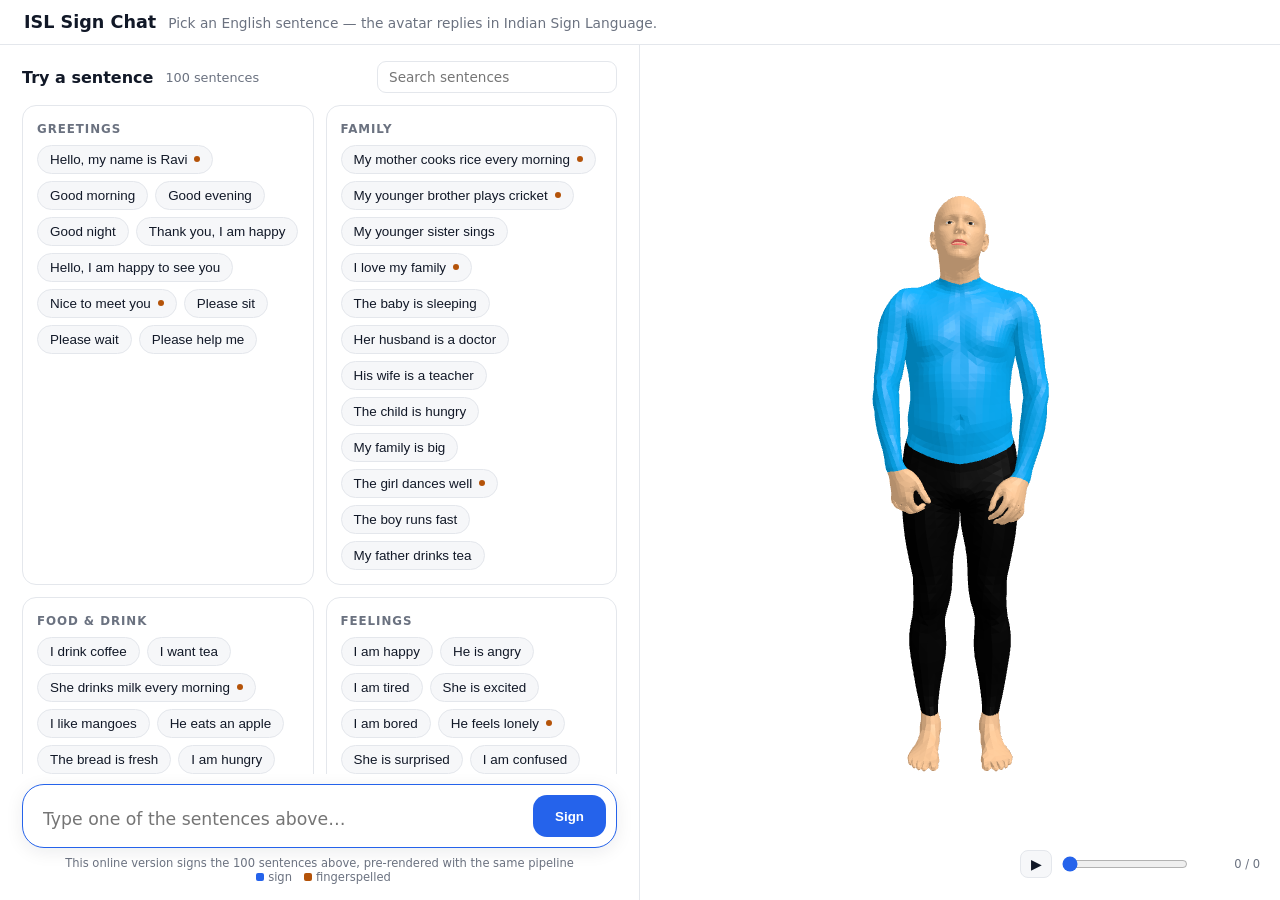
<file: chat/index.html>
<!DOCTYPE html>
<html lang="en">
<head>
    <meta charset="UTF-8">
    <meta name="viewport" content="width=device-width, initial-scale=1">
    <title>ISL Sign Chat</title>
    <style>
        :root {
            --bg: #ffffff;
            --surface: #f6f7f9;
            --line: #e4e7ec;
            --text: #111827;
            --muted: #6b7280;
            --accent: #2563eb;
            --accent-soft: #eff4ff;
            --spell: #b45309;
            --spell-soft: #fff7ed;
            --error: #b91c1c;
        }
        * { box-sizing: border-box; }
        html, body { margin: 0; height: 100%; }
        body {
            background: var(--bg); color: var(--text);
            font-family: system-ui, -apple-system, "Segoe UI", Roboto, sans-serif;
            display: flex; flex-direction: column;
        }

        header {
            display: flex; align-items: baseline; gap: 12px; flex-wrap: wrap;
            padding: 12px 24px; border-bottom: 1px solid var(--line);
        }
        header h1 { margin: 0; font-size: 1.1rem; }
        header p { margin: 0; color: var(--muted); font-size: 0.86rem; }

        main { flex: 1; min-height: 0; display: grid; grid-template-columns: minmax(0, 1fr) minmax(0, 1fr); }

        /* ---- left: sentences (top, scrolling) / result / text box (bottom) ---- */
        .chat-col { display: flex; flex-direction: column; min-height: 0; border-right: 1px solid var(--line); }

        /* ---- right: avatar, half the page ---- */
        .avatar-col { display: flex; flex-direction: column; min-height: 0; padding: 10px 20px 12px; }
        #canvas-container { flex: 1; min-height: 240px; position: relative; }
        #canvas-container canvas { display: block; }
        .loading { position: absolute; inset: 0; display: grid; place-items: center; color: var(--muted); font-size: 0.9rem; }
        .loading[hidden] { display: none; }
        .avatar-bar { display: flex; align-items: center; gap: 14px; padding: 4px 0 10px; }
        .caption { flex: 1; min-width: 0; text-align: center; }
        .now-signing { font-size: 1.35rem; font-weight: 800; min-height: 1.8rem; font-family: ui-monospace, Menlo, Consolas, monospace; }
        .overlay-english { color: var(--muted); font-size: 0.8rem; white-space: nowrap; overflow: hidden; text-overflow: ellipsis; }
        .overlay-gloss-container { display: none; }        /* renderer fills it; the result card shows the glosses */
        .player { display: flex; align-items: center; gap: 8px; width: min(320px, 40%); }
        .player button {
            background: var(--surface); border: 1px solid var(--line); color: var(--text);
            border-radius: 8px; width: 32px; height: 28px; cursor: pointer; font-size: 0.85rem; flex: none;
        }
        #scrubber { flex: 1; min-width: 0; accent-color: var(--accent); }
        .frame-counter { font-size: 0.72rem; color: var(--muted); font-variant-numeric: tabular-nums; min-width: 62px; text-align: right; }

        /* ---- text box (bottom, ChatGPT style) + latest result above it ---- */
        .composer { padding: 10px 22px 16px; }
        .composer form {
            display: flex; gap: 10px; align-items: flex-end;
            border: 1px solid var(--line); border-radius: 22px; padding: 10px 10px 10px 20px;
            box-shadow: 0 4px 18px rgba(17,24,39,.08); background: var(--bg);
        }
        .composer form:focus-within { border-color: var(--accent); }
        #sentence {
            flex: 1; border: 0; outline: 0; resize: none; font: inherit; font-size: 1.08rem;
            max-height: 120px; padding: 8px 0; background: transparent; color: var(--text);
        }
        #send-btn {
            background: var(--accent); color: #fff; border: 0; border-radius: 14px;
            height: 42px; padding: 0 22px; font-weight: 700; cursor: pointer;
        }
        #send-btn:disabled { opacity: 0.5; cursor: progress; }
        .hint { font-size: 0.72rem; color: var(--muted); margin: 8px 6px 0; text-align: center; }
        .legend { display: inline-flex; gap: 12px; margin-left: 8px; }
        .legend span::before { content: ""; display: inline-block; width: 8px; height: 8px; border-radius: 2px; margin-right: 4px; }
        .legend .ls::before { background: var(--accent); }
        .legend .lf::before { background: var(--spell); }

        .result {
            border: 1px solid var(--line); background: var(--surface); border-radius: 14px;
            padding: 12px 16px; margin: 10px 22px 0; max-height: 34vh; overflow-y: auto;
        }
        .result.error { color: var(--error); }
        .result-head { display: flex; align-items: center; gap: 10px; margin-bottom: 10px; }
        .result-english { font-size: 1.05rem; font-weight: 700; }
        .result-meta { margin-left: auto; font-size: 0.75rem; color: var(--muted); font-variant-numeric: tabular-nums; white-space: nowrap; }
        .result-head button {
            background: var(--bg); border: 1px solid var(--line); color: var(--text);
            border-radius: 7px; padding: 4px 10px; font-size: 0.78rem; cursor: pointer;
        }
        .typing { color: var(--muted); font-size: 0.9rem; }
        .glosses { display: flex; flex-wrap: wrap; gap: 6px; }
        .g {
            border-radius: 7px; padding: 5px 9px; font-family: ui-monospace, Menlo, Consolas, monospace;
            font-size: 0.85rem; font-weight: 700; border: 1px solid transparent; transition: box-shadow .12s, transform .12s;
        }
        .g.sign { background: var(--accent-soft); color: var(--accent); border-color: #c7d7fe; }
        .g.fingerspell { background: var(--spell-soft); color: var(--spell); border-color: #fed7aa; }
        .g small { display: block; font-weight: 500; font-size: 0.66rem; opacity: 0.85; margin-top: 1px; }
        .g.active { transform: translateY(-1px); box-shadow: 0 0 0 2px var(--accent); }

        /* ---- sentence library (full width, topic cards) ---- */
        .library { flex: 1; min-height: 0; overflow-y: auto; padding: 16px 22px 8px; }
        .library-head { display: flex; align-items: center; gap: 12px; margin-bottom: 12px; }
        #library { display: grid; grid-template-columns: repeat(auto-fill, minmax(280px, 1fr)); gap: 12px; }
        .topic { border: 1px solid var(--line); border-radius: 14px; padding: 4px 14px 14px; }
        .library-head h2 { margin: 0; font-size: 1rem; }
        .library-head .count { color: var(--muted); font-size: 0.8rem; }
        #filter {
            margin-left: auto; border: 1px solid var(--line); border-radius: 9px; padding: 7px 11px;
            font: inherit; font-size: 0.85rem; width: min(240px, 45%);
        }
        #filter:focus { outline: 2px solid var(--accent); outline-offset: 0; }
        .topic h3 { font-size: 0.74rem; text-transform: uppercase; letter-spacing: 0.08em; color: var(--muted); margin: 12px 0 9px; }
        .chips { display: flex; flex-wrap: wrap; gap: 7px; }
        .chips button {
            background: var(--surface); border: 1px solid var(--line); color: var(--text);
            border-radius: 999px; padding: 6px 12px; font-size: 0.84rem; cursor: pointer; text-align: left;
        }
        .chips button:hover { border-color: var(--accent); color: var(--accent); }
        .chips button.active { background: var(--accent); border-color: var(--accent); color: #fff; }
        .chips button.spelled::after {
            content: ""; display: inline-block; width: 6px; height: 6px; border-radius: 50%;
            background: var(--spell); margin-left: 7px; vertical-align: 2px;
        }
        .empty { color: var(--muted); font-size: 0.85rem; margin-top: 14px; }

        @media (max-width: 820px) {
            main { grid-template-columns: 1fr; grid-template-rows: 44vh minmax(0, 1fr); }
            .avatar-col { order: -1; padding: 4px 12px 2px; border-bottom: 1px solid var(--line); }
            .chat-col { border-right: 0; }
            .avatar-bar { flex-direction: column; gap: 4px; padding-bottom: 4px; }
            .player { width: 100%; }
            .now-signing { font-size: 1.15rem; min-height: 1.5rem; }
            .library { padding: 12px 14px 6px; }
            #library { grid-template-columns: 1fr; }
            .result { margin: 8px 14px 0; }
            .composer { padding: 8px 14px 12px; }
            #filter { width: 50%; }
        }
    </style>

    <script type="importmap">
      {
        "imports": {
          "three": "./assets/vendor/three.module.js",
          "three/addons/loaders/GLTFLoader.js": "./assets/vendor/addons/loaders/GLTFLoader.js",
          "three/addons/controls/OrbitControls.js": "./assets/vendor/addons/controls/OrbitControls.js"
        }
      }
    </script>
</head>
<body>
    <header>
        <h1>ISL Sign Chat</h1>
        <p>Pick an English sentence &mdash; the avatar replies in Indian Sign Language.</p>
    </header>

    <main>
        <section class="chat-col" aria-label="Translate">
            <section class="library" aria-label="Sentence library">
                <div class="library-head">
                    <h2>Try a sentence</h2>
                    <span class="count" id="library-count"></span>
                    <input id="filter" type="search" placeholder="Search sentences" aria-label="Search sentences">
                </div>
                <div id="library"></div>
                <div class="empty" id="library-empty" hidden>No sentence matches.</div>
            </section>

            <div class="result" id="result" hidden aria-live="polite"></div>

            <div class="composer">
                <form id="chat-form" autocomplete="off">
                    <textarea id="sentence" rows="1" maxlength="300" placeholder="Type one of the sentences above…" aria-label="English sentence"></textarea>
                    <button id="send-btn" type="submit">Sign</button>
                </form>
                <div class="hint">This online version signs the 100 sentences above, pre-rendered with the same pipeline
                    <span class="legend"><span class="ls">sign</span><span class="lf">fingerspelled</span></span>
                </div>
            </div>
        </section>

        <section class="avatar-col" aria-label="Signing avatar">
            <div id="canvas-container">
                <div class="loading" id="loading">Loading avatar&hellip;</div>
            </div>
            <div class="avatar-bar">
                <div class="caption">
                    <div class="now-signing" id="now-signing" aria-live="polite"></div>
                    <div class="overlay-english" id="widget-overlay-english"></div>
                    <div class="overlay-gloss-container" id="widget-overlay-gloss"></div>
                </div>
                <div class="player">
                    <button id="widget-play-btn" title="Play / pause" aria-label="Play or pause">&#9654;</button>
                    <input type="range" id="scrubber" min="0" max="0" value="0" aria-label="Frame">
                    <span class="frame-counter" id="frame-counter">0 / 0</span>
                </div>
            </div>
        </section>
    </main>

    <script type="module">
        import * as THREE from 'three';
        import { GLTFLoader } from 'three/addons/loaders/GLTFLoader.js';
        import { OrbitControls } from 'three/addons/controls/OrbitControls.js';

        // ===== Renderer: from threejs_renderer.js. Presentation only changed (marked "page:"):
        // ===== white background, no grid/floor, fixed front camera.

        // Rig alias mapping
        const BONE_ALIAS = {
            'LeftArm': 'L_Shoulder', 'LeftForeArm': 'L_Elbow', 'LeftHand': 'L_Wrist',
            'RightArm': 'R_Shoulder', 'RightForeArm': 'R_Elbow', 'RightHand': 'R_Wrist',
            'LeftHandThumb1': 'L_Thumb1', 'LeftHandThumb2': 'L_Thumb2', 'LeftHandThumb3': 'L_Thumb3',
            'LeftHandIndex1': 'L_Index1', 'LeftHandIndex2': 'L_Index2', 'LeftHandIndex3': 'L_Index3',
            'LeftHandMiddle1': 'L_Middle1', 'LeftHandMiddle2': 'L_Middle2', 'LeftHandMiddle3': 'L_Middle3',
            'LeftHandRing1': 'L_Ring1', 'LeftHandRing2': 'L_Ring2', 'LeftHandRing3': 'L_Ring3',
            'LeftHandPinky1': 'L_Pinky1', 'LeftHandPinky2': 'L_Pinky2', 'LeftHandPinky3': 'L_Pinky3',
            'RightHandThumb1': 'R_Thumb1', 'RightHandThumb2': 'R_Thumb2', 'RightHandThumb3': 'R_Thumb3',
            'RightHandIndex1': 'R_Index1', 'RightHandIndex2': 'R_Index2', 'RightHandIndex3': 'R_Index3',
            'RightHandMiddle1': 'R_Middle1', 'RightHandMiddle2': 'R_Middle2', 'RightHandMiddle3': 'R_Middle3',
            'RightHandRing1': 'R_Ring1', 'RightHandRing2': 'R_Ring2', 'RightHandRing3': 'R_Ring3',
            'RightHandPinky1': 'R_Pinky1', 'RightHandPinky2': 'R_Pinky2', 'RightHandPinky3': 'R_Pinky3',
        };

        // 1. Scene Setup
        const holder = document.getElementById('canvas-container');
        const scene = new THREE.Scene();
        scene.background = new THREE.Color(0xffffff);                    // page: white

        const camera = new THREE.PerspectiveCamera(45, holder.clientWidth / holder.clientHeight, 0.1, 100);
        camera.position.set(0, 1.4, 2.6);

        const renderer = new THREE.WebGLRenderer({ antialias: true, alpha: true });
        renderer.setSize(holder.clientWidth, holder.clientHeight);
        renderer.outputColorSpace = THREE.SRGBColorSpace;
        holder.appendChild(renderer.domElement);

        const controls = new OrbitControls(camera, renderer.domElement);
        controls.target.set(0, 1.0, 0);
        controls.enableDamping = true;
        controls.dampingFactor = 0.05;
        controls.enableRotate = false;                                   // page: fixed front view
        controls.enableZoom = false;
        controls.enablePan = false;
        controls.update();

        scene.add(new THREE.AmbientLight(0xffffff, 1.8));
        const dirLight = new THREE.DirectionalLight(0xffffff, 2.2);
        dirLight.position.set(5, 10, 7);
        scene.add(dirLight);
        // page: no grid / floor on the white page

        // 2. Load Avatar Model
        const boneObjects = {};
        let modelLoaded = false;
        const TARGET_HEIGHT = 1.75;

        const loader = new GLTFLoader();
        const glbPaths = [
            './assets/finalclothedmale.glb',
            '../src/assets/finalclothedmale.glb',
            './src/assets/finalclothedmale.glb',
            '/src/assets/finalclothedmale.glb'
        ];

        function tryLoadGLB(index) {
            if (index >= glbPaths.length) {
                console.error("Could not load signer model from any path.");
                return;
            }
            loader.load(glbPaths[index], (gltf) => {
                const avatarModel = gltf.scene;
                scene.add(avatarModel);

                avatarModel.updateMatrixWorld(true);
                let box = new THREE.Box3().setFromObject(avatarModel);
                const rawHeight = box.max.y - box.min.y;

                if (rawHeight > 0) {
                    avatarModel.scale.setScalar(TARGET_HEIGHT / rawHeight);
                }

                avatarModel.updateMatrixWorld(true);
                box = new THREE.Box3().setFromObject(avatarModel);
                avatarModel.position.y -= box.min.y;
                avatarModel.updateMatrixWorld(true);

                avatarModel.traverse((child) => { if (child.isBone) boneObjects[child.name] = child; });
                modelLoaded = true;
                document.getElementById('loading').hidden = true;        // page
                showRestPose();                                          // page: wait in the neutral pose

                controls.target.set(0, TARGET_HEIGHT * 0.55, 0);
                camera.position.set(0, TARGET_HEIGHT * 0.6, TARGET_HEIGHT * 1.7);
                controls.update();
            }, undefined, () => tryLoadGLB(index + 1));
        }
        tryLoadGLB(0);

        // 3. Playback Engine
        let animationFrames = [];
        let currentFrame = 0;
        let isPlaying = false;
        let timeAccum = 0;
        let rotationLog = []; // CHANGED from wristLog

        // Which bones to log rotation for (add/remove as needed)
        const WATCHED_BONES = ['R_Wrist', 'L_Wrist', 'R_Elbow', 'L_Elbow'];
        const uiRefs = {
            playBtn: document.getElementById('widget-play-btn'),
            scrubber: document.getElementById('scrubber'),
            counter: document.getElementById('frame-counter'),
            overlayEnglish: document.getElementById('widget-overlay-english'),
            overlayGloss: document.getElementById('widget-overlay-gloss'),
        };

        // quaternion -> Euler angles in degrees, using a fixed, explicit rotation order.
        // 'XYZ' here is intrinsic Tait-Bryan order (Three.js convention) — state this
        // exact order in your paper's caption/methods, since Euler decomposition is order-dependent.
        function quatToEulerDeg(x, y, z, w, order = 'XYZ') {
            const q = new THREE.Quaternion(x, y, z, w);
            const e = new THREE.Euler().setFromQuaternion(q, order);
            const toDeg = (r) => r * (180 / Math.PI);
            return { x: toDeg(e.x), y: toDeg(e.y), z: toDeg(e.z) };
        }

        function applyFrame(frameIndex) {
            const frame = animationFrames[frameIndex];
            if (!frame) return;

            const rotEntry = { frame: frameIndex };

            Object.keys(frame).forEach(bname => {
                const targetName = BONE_ALIAS[bname] || bname;
                const bone = boneObjects[targetName] || boneObjects[bname];
                if (bone && frame[bname]) {
                    const q = frame[bname];
                    if (Array.isArray(q) && q.length === 4) {
                        const [x, y, z, w] = q;
                        bone.quaternion.set(x, y, z, w);

                        // Log rotation for watched bones — this is the LOCAL joint
                        // rotation (relative to parent), same one SMPL-X stores and
                        // SLERP interpolates, straight from the source data, no
                        // world-space derivation needed.
                        if (WATCHED_BONES.includes(bname)) {
                            rotEntry[bname] = {
                                quaternion: { x, y, z, w },
                                euler_deg: quatToEulerDeg(x, y, z, w, 'XYZ')
                            };
                        }
                    }
                }
            });

            rotationLog.push(rotEntry);
            highlightFrame(frameIndex);                                   // page: highlight the gloss being signed
        }

        window.downloadRotationLog = function () {
            const blob = new Blob([JSON.stringify(rotationLog, null, 2)], { type: 'application/json' });
            const url = URL.createObjectURL(blob);
            const a = document.createElement('a');
            a.href = url;
            a.download = 'wrist_rotation_trajectory.json';
            a.click();
            URL.revokeObjectURL(url);
        };
        function updateOverlay(english, gloss) {
            if (uiRefs.overlayEnglish) uiRefs.overlayEnglish.textContent = english || '—';
            if (uiRefs.overlayGloss) {
                uiRefs.overlayGloss.innerHTML = (gloss || '')
                    .split(' ')
                    .filter(Boolean)
                    .map(g => `<span class="gloss-pill">${g}</span>`)
                    .join('');
            }
        }

        function resizeRendererToContainer(el) {
            const w = el.clientWidth, h = el.clientHeight;
            if (!w || !h) return;
            camera.aspect = w / h;
            camera.updateProjectionMatrix();
            renderer.setSize(w, h);
        }

        function playAnimationData(data) {
            animationFrames = data.frames;
            window.animationFrames = data.frames; // ADD: expose for console debugging
            rotationLog = [];                      // ADD: reset log on each new playback
            currentFrame = 0;
            timeAccum = 0;

            uiRefs.scrubber.max = data.total_frames - 1;
            uiRefs.scrubber.value = 0;
            uiRefs.counter.textContent = `1 / ${data.total_frames}`;
            updateOverlay(data.english || data.label || '', data.gloss || '');

            applyFrame(0);
            startPlayback();
        }

        window.addEventListener('resize', () => {
            if (holder) resizeRendererToContainer(holder);
        });
        new ResizeObserver(() => resizeRendererToContainer(holder)).observe(holder);   // page: layout changes

        function startPlayback() { if (animationFrames.length) isPlaying = true; uiRefs.playBtn.textContent = '⏸'; }
        function stopPlayback() { isPlaying = false; if (uiRefs && uiRefs.playBtn) uiRefs.playBtn.textContent = '▶'; }

        uiRefs.playBtn.addEventListener('click', () => { isPlaying ? stopPlayback() : startPlayback(); });

        function handleScrub(e) {
            if (!animationFrames.length) return;
            stopPlayback();
            currentFrame = parseInt(e.target.value);
            applyFrame(currentFrame);
            uiRefs.counter.textContent = `${currentFrame + 1} / ${animationFrames.length}`;
        }
        uiRefs.scrubber.addEventListener('input', handleScrub);

        // 6. Render Loop
        const clock = new THREE.Clock();
        function animate() {
            requestAnimationFrame(animate);
            const dt = clock.getDelta();
            if (modelLoaded && isPlaying && animationFrames.length) {
                timeAccum += dt;
                const frameDur = 1 / 30;
                if (timeAccum >= frameDur) {
                    timeAccum -= frameDur;
                    if (currentFrame < animationFrames.length - 1) {
                        currentFrame++;
                        applyFrame(currentFrame);
                        uiRefs.scrubber.value = currentFrame;
                        uiRefs.counter.textContent = `${currentFrame + 1} / ${animationFrames.length}`;
                    } else {
                        stopPlayback();
                    }
                }
            }
            controls.update();
            renderer.render(scene, camera);
        }
        animate();

        // ===== Page: library sentence -> pre-rendered api/sentences/<n>.json -> result card + avatar =====

        const form = document.getElementById('chat-form');
        const input = document.getElementById('sentence');
        const sendBtn = document.getElementById('send-btn');
        const resultEl = document.getElementById('result');
        const nowSigning = document.getElementById('now-signing');
        let segments = [];
        let activeChip = null;

        function el(tag, cls, text) {
            const e = document.createElement(tag);
            if (cls) e.className = cls;
            if (text != null) e.textContent = text;
            return e;
        }

        // Instead of the model's T-pose, stand in the dataset's neutral pose until the first sentence.
        async function showRestPose() {
            try {
                const res = await fetch('./api/rest_pose.json');
                const data = await res.json();
                if (!res.ok || !data.frames || animationFrames.length) return;   // a sentence is already playing
                animationFrames = data.frames;
                applyFrame(0);
                animationFrames = [];
            } catch (err) {
                console.warn('Rest pose unavailable; showing the model rest pose.');
            }
        }

        function highlightFrame(frame) {
            let active = null;
            for (let i = 0; i < segments.length; i++) {
                const next = segments[i + 1];
                if (frame >= segments[i].start && (!next || frame < next.start)) { active = segments[i]; break; }
            }
            segments.forEach(s => s.pill.classList.toggle('active', s === active));
            nowSigning.textContent = active ? active.label : '';
        }

        function buildGlosses(items) {
            const wrap = el('div', 'glosses');
            const segs = [];
            items.forEach(item => {
                const pill = el('span', `g ${item.kind}`, item.gloss);
                let label = item.gloss;
                if (item.kind === 'fingerspell') {
                    const missing = item.missing.length ? ` (no sign: ${item.missing.join(', ').toUpperCase()})` : '';
                    pill.append(el('small', null, (item.letters.join('-') || '—') + missing));
                    pill.title = 'No sign for this word: fingerspelled';
                    label = item.letters.join('-') || item.gloss;
                } else {
                    pill.title = `Sign: ${item.folder}`;
                }
                wrap.append(pill);
                if (item.start != null) segs.push({ pill, start: item.start, label });
            });
            return { wrap, segs };
        }

        function play(data, segs) {
            segments.forEach(s => s.pill.classList.remove('active'));
            segments = segs;
            stopPlayback();
            playAnimationData(data);
        }

        function showPending(text) {
            resultEl.hidden = false;
            resultEl.classList.remove('error');
            const head = el('div', 'result-head');
            head.append(el('div', 'result-english', text));
            resultEl.replaceChildren(head, el('div', 'typing', 'Translating and signing…'));
        }

        function showResult(data) {
            const { wrap, segs } = buildGlosses(data.items);
            const head = el('div', 'result-head');
            const replay = el('button', null, '↻ Replay');
            replay.type = 'button';
            replay.addEventListener('click', () => play(data, segs));
            head.append(
                el('div', 'result-english', data.english),
                el('span', 'result-meta', `${(data.total_frames / data.fps).toFixed(1)} s`),
                replay,
            );
            resultEl.replaceChildren(head, wrap);
            play(data, segs);
        }

        function showError(text, message, items) {
            resultEl.classList.add('error');
            const head = el('div', 'result-head');
            head.append(el('div', 'result-english', text));
            resultEl.replaceChildren(head);
            if (items && items.length) resultEl.append(buildGlosses(items).wrap);
            resultEl.append(el('div', null, message));
        }

        // Library sentence (normalised) -> number of its pre-rendered file, filled by loadLibrary().
        const sentenceIds = new Map();
        const normalise = t => t.toLowerCase().replace(/[^a-z0-9\s]/g, ' ').replace(/\s+/g, ' ').trim();

        async function send(text) {
            const id = sentenceIds.get(normalise(text));
            if (!id) {
                showError(text, 'This online version signs only the sentences listed above. Pick one of them, or type it exactly.');
                return;
            }
            showPending(text);
            sendBtn.disabled = true;
            try {
                const res = await fetch(`./api/sentences/${id}.json`);
                const data = await res.json();
                if (res.ok && data.frames) showResult(data);
                else showError(text, `Could not load the signing (${res.status}).`);
            } catch (err) {
                console.error(err);
                showError(text, 'Could not load the signing.');
            } finally {
                sendBtn.disabled = false;
            }
        }

        function setActiveChip(chip) {
            if (activeChip) activeChip.classList.remove('active');
            activeChip = chip;
            if (chip) chip.classList.add('active');
        }

        form.addEventListener('submit', (e) => {
            e.preventDefault();
            const text = input.value.trim();
            if (!text || sendBtn.disabled) return;
            setActiveChip(null);
            send(text);
        });
        input.addEventListener('keydown', (e) => {
            if (e.key === 'Enter' && !e.shiftKey) { e.preventDefault(); form.requestSubmit(); }
        });
        input.addEventListener('input', () => {
            input.style.height = '';
            input.style.height = `${input.scrollHeight}px`;
        });

        // ---- sentence library (static/sentences.json, built by build_sentences.py) ----
        const libraryEl = document.getElementById('library');
        const libraryCount = document.getElementById('library-count');
        const libraryEmpty = document.getElementById('library-empty');
        const filterEl = document.getElementById('filter');

        async function loadLibrary() {
            let entries = [];
            try {
                const res = await fetch('./sentences.json', { cache: 'no-cache' });
                entries = await res.json();
            } catch (err) {
                libraryCount.textContent = 'could not load sentences';
                return;
            }
            const topics = new Map();
            entries.forEach((e, i) => {
                sentenceIds.set(normalise(e.sentence), i + 1);
                if (!topics.has(e.topic)) topics.set(e.topic, []);
                topics.get(e.topic).push(e);
            });
            topics.forEach((list, topic) => {
                const section = el('section', 'topic');
                const chips = el('div', 'chips');
                list.forEach(e => {
                    const chip = el('button', e.fingerspelled ? 'spelled' : null, e.sentence);
                    chip.type = 'button';
                    chip.title = e.fingerspelled ? `${e.gloss}  (fingerspells ${e.fingerspelled})` : e.gloss;
                    chip.dataset.search = `${e.sentence} ${e.gloss}`.toLowerCase();
                    chip.addEventListener('click', () => {
                        if (sendBtn.disabled) return;
                        input.value = e.sentence;
                        setActiveChip(chip);
                        send(e.sentence);
                    });
                    chips.append(chip);
                });
                section.append(el('h3', null, topic), chips);
                libraryEl.append(section);
            });
            libraryCount.textContent = `${entries.length} sentences`;
        }

        filterEl.addEventListener('input', () => {
            const q = filterEl.value.trim().toLowerCase();
            let shown = 0;
            libraryEl.querySelectorAll('.topic').forEach(section => {
                let inSection = 0;
                section.querySelectorAll('button').forEach(chip => {
                    const match = !q || chip.dataset.search.includes(q);
                    chip.hidden = !match;
                    if (match) inSection++;
                });
                section.hidden = inSection === 0;
                shown += inSection;
            });
            libraryEmpty.hidden = shown > 0;
        });

        loadLibrary();
        input.focus();
    </script>
</body>
</html>
</file>
<file: static/css/index.css>
/* Modern CSS Variables for consistent theming */
:root {
  --primary-color: #2563eb;
  --primary-hover: #1d4ed8;
  --secondary-color: #64748b;
  --accent-color: #0ea5e9;
  --text-primary: #1e293b;
  --text-secondary: #64748b;
  --text-light: #94a3b8;
  --background-primary: #ffffff;
  --background-secondary: #f8fafc;
  --background-accent: #f1f5f9;
  --border-color: #e2e8f0;
  --shadow-sm: 0 1px 2px 0 rgb(0 0 0 / 0.05);
  --shadow-md: 0 4px 6px -1px rgb(0 0 0 / 0.1), 0 2px 4px -2px rgb(0 0 0 / 0.1);
  --shadow-lg: 0 10px 15px -3px rgb(0 0 0 / 0.1), 0 4px 6px -4px rgb(0 0 0 / 0.1);
  --shadow-xl: 0 20px 25px -5px rgb(0 0 0 / 0.1), 0 8px 10px -6px rgb(0 0 0 / 0.1);
  --gradient-primary: linear-gradient(135deg, #667eea 0%, #764ba2 100%);
  --gradient-accent: linear-gradient(135deg, #f093fb 0%, #f5576c 100%);
  --gradient-subtle: linear-gradient(135deg, #ffecd2 0%, #fcb69f 100%);
  --border-radius: 12px;
  --border-radius-lg: 16px;
  --transition: all 0.3s cubic-bezier(0.4, 0, 0.2, 1);
}

/* Smooth scrolling for better UX */
html {
  scroll-behavior: smooth;
}

body {
  font-family: 'Inter', 'Segoe UI', -apple-system, BlinkMacSystemFont, sans-serif;
  color: var(--text-primary);
  line-height: 1.6;
  font-size: 16px;
  background-color: var(--background-primary);
  -webkit-font-smoothing: antialiased;
  -moz-osx-font-smoothing: grayscale;
}


/* Modern Button Styles */
.button {
  border-radius: var(--border-radius) !important;
  font-weight: 600 !important;
  transition: var(--transition) !important;
  border: 2px solid transparent !important;
  position: relative;
  overflow: hidden;
}

.button.is-dark {
  background: var(--text-primary) !important;
  border: none !important;
  color: white !important;
  box-shadow: var(--shadow-md);
}

.button.is-dark:hover {
  transform: translateY(-2px);
  box-shadow: var(--shadow-lg);
  background: var(--primary-color) !important;
}

.button.is-dark:active {
  transform: translateY(0);
  box-shadow: var(--shadow-md);
}

.footer .icon-link {
  font-size: 25px;
  color: var(--text-secondary);
  transition: var(--transition);
}

.footer .icon-link:hover {
  color: var(--primary-color);
  transform: translateY(-2px);
}

.link-block a {
  margin: 8px 4px;
}

.dnerf {
  font-variant: small-caps;
}


/* Hero Section Modernization */
.hero {
  position: relative;
  overflow: hidden;
}

.hero.is-light {
  background: var(--background-secondary);
  border-top: 1px solid var(--border-color);
  border-bottom: 1px solid var(--border-color);
}

.hero-body {
  padding: 4rem 1.5rem;
}

.teaser .hero-body {
  padding-top: 2rem;
  padding-bottom: 4rem;
}

.teaser {
  font-family: 'Inter', sans-serif;
}


/* Publication Content Styling */
.publication-title {
  font-family: 'Inter', sans-serif !important;
  font-weight: 800 !important;
  color: var(--text-primary) !important;
  margin-bottom: 2rem !important;
  line-height: 1.1 !important;
}

.publication-banner {
  max-height: 70vh;
  border-radius: var(--border-radius-lg);
  overflow: hidden;
  box-shadow: var(--shadow-xl);
  margin: 2rem 0;
}

.publication-banner video {
  position: relative;
  left: auto;
  top: auto;
  transform: none;
  object-fit: cover;
  width: 100%;
  height: 100%;
  border-radius: var(--border-radius-lg);
}

.publication-header .hero-body {
  padding: 6rem 1.5rem 4rem;
}

.publication-authors {
  font-family: 'Inter', sans-serif !important;
  font-weight: 500;
  margin-bottom: 1.5rem;
}

.publication-venue {
  color: var(--text-secondary);
  width: fit-content;
  font-weight: 600;
  background: var(--background-accent);
  padding: 0.5rem 1rem;
  border-radius: var(--border-radius);
  margin-top: 1rem;
  display: inline-block;
}

.publication-awards {
  color: #ef4444;
  width: fit-content;
  font-weight: 700;
  background: linear-gradient(135deg, #fef2f2, #fee2e2);
  padding: 0.5rem 1rem;
  border-radius: var(--border-radius);
  border-left: 4px solid #ef4444;
  margin-top: 1rem;
}

.publication-authors a {
  color: var(--primary-color) !important;
  text-decoration: none;
  font-weight: 600;
  transition: var(--transition);
  position: relative;
}

.publication-authors a::after {
  content: '';
  position: absolute;
  width: 0;
  height: 2px;
  bottom: -2px;
  left: 0;
  background: var(--gradient-accent);
  transition: var(--transition);
}

.publication-authors a:hover::after {
  width: 100%;
}

.publication-authors a:hover {
  color: var(--primary-hover) !important;
}

.author-block {
  display: inline-block;
  margin-right: 0.5rem;
}

.publication-banner img {
  border-radius: var(--border-radius-lg);
  box-shadow: var(--shadow-lg);
  transition: var(--transition);
}

.publication-banner img:hover {
  transform: scale(1.02);
  box-shadow: var(--shadow-xl);
}

/* Modern Video and Carousel Styling */
.publication-video {
  position: relative;
  width: 100%;
  height: 0;
  padding-bottom: 56.25%;
  overflow: hidden;
  border-radius: var(--border-radius-lg) !important;
  box-shadow: var(--shadow-xl);
  transition: var(--transition);
}

.publication-video:hover {
  transform: translateY(-4px);
  box-shadow: var(--shadow-xl);
}

.publication-video iframe {
  position: absolute;
  top: 0;
  left: 0;
  width: 100%;
  height: 100%;
  border-radius: var(--border-radius-lg);
}

.publication-body img {
  border-radius: var(--border-radius);
  box-shadow: var(--shadow-md);
  transition: var(--transition);
}

.publication-body img:hover {
  transform: translateY(-2px);
  box-shadow: var(--shadow-lg);
}

.results-carousel {
  overflow: hidden;
  padding: 1rem 0;
}

.results-carousel .item {
  margin: 1rem;
  overflow: hidden;
  padding: 1.5rem;
  font-size: 0;
  background: var(--background-primary);
  border-radius: var(--border-radius-lg);
  box-shadow: var(--shadow-md);
  transition: var(--transition);
  border: 1px solid var(--border-color);
}

.results-carousel .item:hover {
  transform: translateY(-4px);
  box-shadow: var(--shadow-lg);
}

.results-carousel .item img,
.results-carousel video {
  margin: 0;
  border-radius: var(--border-radius);
  width: 100%;
  height: auto;
}

.results-carousel .subtitle {
  font-size: 1rem !important;
  color: var(--text-secondary);
  margin-top: 1rem;
  font-weight: 500;
}

/* Pagination and Misc Improvements */
.slider-pagination .slider-page {
  background: var(--primary-color);
  border-radius: 50%;
  transition: var(--transition);
}

.slider-pagination .slider-page.is-active {
  background: var(--primary-hover);
  transform: scale(1.2);
}

.eql-cntrb {
  font-size: 0.875rem;
  color: var(--text-light);
  font-style: italic;
}

/* Section Titles */
.title.is-3 {
  font-family: 'Inter', sans-serif !important;
  font-weight: 700 !important;
  color: var(--text-primary);
  margin-bottom: 2rem !important;
  position: relative;
  padding-bottom: 1rem;
}

.title.is-3::after {
  content: '';
  position: absolute;
  bottom: 0;
  left: 50%;
  transform: translateX(-50%);
  width: 60px;
  height: 3px;
  background: var(--gradient-accent);
  border-radius: 2px;
}

/* Content Improvements */
.content.has-text-justified {
  font-size: 1.1rem;
  line-height: 1.8;
  color: var(--text-secondary);
}

.content.has-text-justified p {
  margin-bottom: 1.5rem;
}

/* Footer Improvements */
.footer {
  background: var(--background-secondary);
  border-top: 1px solid var(--border-color);
  padding: 3rem 1.5rem;
}

.footer .content {
  color: var(--text-secondary);
  line-height: 1.7;
}

.footer a {
  color: var(--primary-color);
  text-decoration: none;
  transition: var(--transition);
}

.footer a:hover {
  color: var(--primary-hover);
  text-decoration: underline;
}

/* BibTeX Styling */
pre {
  background: var(--background-accent) !important;
  border: 1px solid var(--border-color) !important;
  border-radius: var(--border-radius) !important;
  padding: 1.5rem !important;
  font-size: 0.9rem !important;
  overflow-x: auto;
  box-shadow: var(--shadow-sm);
}

code {
  background: var(--background-accent) !important;
  color: var(--text-primary) !important;
  font-family: 'SF Mono', 'Monaco', 'Cascadia Code', 'Roboto Mono', monospace !important;
}

/* BibTeX Section Improvements */
.bibtex-header {
  display: flex;
  justify-content: space-between;
  align-items: center;
  margin-bottom: 1rem;
}

.copy-bibtex-btn {
  background: var(--primary-color);
  color: white;
  border: none;
  border-radius: var(--border-radius);
  padding: 0.75rem 1rem;
  font-size: 0.9rem;
  font-weight: 600;
  cursor: pointer;
  transition: var(--transition);
  display: inline-flex;
  align-items: center;
  gap: 0.5rem;
}

.copy-bibtex-btn:hover {
  background: var(--primary-hover);
  transform: translateY(-2px);
  box-shadow: var(--shadow-md);
}

.copy-bibtex-btn.copied {
  background: #10b981;
}

.copy-bibtex-btn.copied .copy-text::after {
  content: "ied!";
}

/* Scroll to Top Button */
.scroll-to-top {
  position: fixed;
  bottom: 2rem;
  right: 2rem;
  width: 50px;
  height: 50px;
  background: var(--primary-color);
  color: white;
  border: none;
  border-radius: 50%;
  cursor: pointer;
  opacity: 0;
  visibility: hidden;
  transition: var(--transition);
  z-index: 999;
  display: flex;
  align-items: center;
  justify-content: center;
  font-size: 1.2rem;
  box-shadow: var(--shadow-lg);
}

.scroll-to-top:hover {
  background: var(--primary-hover);
  transform: translateY(-3px);
  box-shadow: var(--shadow-xl);
}

.scroll-to-top.visible {
  opacity: 1;
  visibility: visible;
}


/* More Works Dropdown */
.more-works-container {
  position: fixed;
  top: 2rem;
  right: 2rem;
  z-index: 1000;
}

.more-works-btn {
  background: var(--background-primary);
  color: var(--text-primary);
  border: 2px solid var(--border-color);
  border-radius: var(--border-radius-lg);
  padding: 0.75rem 1.25rem;
  font-weight: 600;
  font-size: 0.9rem;
  box-shadow: var(--shadow-md);
  transition: var(--transition);
  cursor: pointer;
  text-decoration: none;
  display: inline-flex;
  align-items: center;
  gap: 0.5rem;
  font-family: 'Inter', sans-serif;
}

.more-works-btn:hover {
  transform: translateY(-2px);
  box-shadow: var(--shadow-lg);
  background: var(--background-secondary);
  border-color: var(--primary-color);
}

.more-works-btn .dropdown-arrow {
  transition: var(--transition);
  font-size: 0.8rem;
}

.more-works-btn.active .dropdown-arrow {
  transform: rotate(180deg);
}

.more-works-dropdown {
  position: absolute;
  top: calc(100% + 0.5rem);
  right: 0;
  width: 400px;
  max-width: 90vw;
  background: var(--background-primary);
  border: 1px solid var(--border-color);
  border-radius: var(--border-radius-lg);
  box-shadow: var(--shadow-xl);
  opacity: 0;
  visibility: hidden;
  transform: translateY(-10px);
  transition: var(--transition);
  max-height: 70vh;
  overflow-y: auto;
}

.more-works-dropdown.show {
  opacity: 1;
  visibility: visible;
  transform: translateY(0);
}

.dropdown-header {
  display: flex;
  justify-content: space-between;
  align-items: center;
  padding: 1.5rem 1.5rem 1rem;
  border-bottom: 1px solid var(--border-color);
}

.dropdown-header h4 {
  margin: 0;
  font-size: 1.1rem;
  font-weight: 700;
  color: var(--text-primary);
}

.close-btn {
  background: none;
  border: none;
  color: var(--text-secondary);
  cursor: pointer;
  padding: 0.5rem;
  border-radius: var(--border-radius);
  transition: var(--transition);
}

.close-btn:hover {
  background: var(--background-accent);
  color: var(--text-primary);
}

.works-list {
  padding: 1rem;
}

.work-item {
  display: flex;
  align-items: flex-start;
  justify-content: space-between;
  padding: 1rem;
  border-radius: var(--border-radius);
  text-decoration: none;
  color: inherit;
  transition: var(--transition);
  margin-bottom: 0.5rem;
}

.work-item:hover {
  background: var(--background-accent);
  transform: translateX(4px);
}

.work-info h5 {
  margin: 0 0 0.5rem 0;
  font-size: 1rem;
  font-weight: 500;
  color: var(--text-primary);
}

.work-info p {
  margin: 0 0 0.5rem 0;
  font-size: 0.9rem;
  color: var(--text-secondary);
  line-height: 1.4;
}

.work-venue {
  font-size: 0.8rem;
  color: var(--text-light);
  font-style: italic;
}

.work-item .fas {
  color: var(--text-light);
  font-size: 0.9rem;
  margin-top: 0.2rem;
  flex-shrink: 0;
}


/* Mobile Responsive Improvements */
@media screen and (max-width: 768px) {
  .hero-body {
    padding: 2rem 1rem;
  }

  .publication-header .hero-body {
    padding: 3rem 1rem 2rem;
  }

  .publication-title {
    font-size: 2.5rem !important;
    line-height: 1.2 !important;
    margin-bottom: 1.5rem !important;
  }

  .publication-authors {
    font-size: 1rem !important;
  }

  .button {
    margin: 0.25rem !important;
    font-size: 0.875rem !important;
    padding: 0.75rem 1rem !important;
  }

  .more-works-container {
    bottom: 2rem;
    right: 1rem;
    top: auto;
  }

  .more-works-btn {
    padding: 0.6rem 1rem;
    font-size: 0.8rem;
  }

  .more-works-dropdown {
    width: calc(100vw - 2rem);
    right: -1rem;
    bottom: calc(100% + 0.5rem);
    top: auto;
  }

  .results-carousel .item {
    margin: 0.5rem;
    padding: 1rem;
  }

  .teaser .hero-body {
    padding: 1rem;
  }

  .content.has-text-justified {
    font-size: 1rem;
  }
}

@media screen and (max-width: 480px) {
  .publication-title {
    font-size: 2rem !important;
  }

  .hero-body {
    padding: 1.5rem 0.75rem;
  }

  .more-works-container {
    position: fixed;
    bottom: 2rem;
    right: 1rem;
    z-index: 1000;
  }

  .more-works-btn {
    padding: 0.5rem 0.75rem;
    font-size: 0.75rem;
  }

  .more-works-dropdown {
    position: absolute;
    bottom: calc(100% + 0.5rem);
    right: 0;
    width: calc(100vw - 2rem);
    max-width: 90vw;
  }

  .link-block {
    display: block;
    margin-bottom: 0.5rem;
  }

  .button {
    width: 100%;
    justify-content: center;
  }
}

/* Tablet Responsive */
@media screen and (min-width: 769px) and (max-width: 1024px) {
  .hero-body {
    padding: 3rem 2rem;
  }

  .publication-header .hero-body {
    padding: 4rem 2rem 3rem;
  }
}

/* Animation for page load */
@keyframes fadeInUp {
  from {
    opacity: 0;
    transform: translateY(30px);
  }

  to {
    opacity: 1;
    transform: translateY(0);
  }
}

.hero,
.section {
  animation: fadeInUp 0.6s ease-out;
}

/* Improved focus states for accessibility */
.button:focus,
.related-works-btn:focus,
a:focus {
  outline: 2px solid var(--primary-color);
  outline-offset: 2px;
}


/* Print styles */
@media print {
  .more-works-container {
    display: none;
  }

  .hero,
  .section {
    animation: none;
  }

  .button {
    background: transparent !important;
    color: var(--text-primary) !important;
    box-shadow: none !important;
  }
}


/* ===== MOTOR Project Page Custom Styles ===== */

/* Uniform content width — ensures all images/videos share the same width */
.uniform-content-width {
  max-width: 900px;
  margin: 0 auto;
}

/* Video Containers */
.video-container {
  border-radius: var(--border-radius-lg);
  overflow: hidden;
  box-shadow: var(--shadow-lg);
  transition: var(--transition);
  background: #000;
}

.video-container:hover {
  box-shadow: var(--shadow-xl);
  transform: translateY(-2px);
}

.video-container video {
  display: block;
  width: 100%;
  height: auto;
  border-radius: var(--border-radius-lg);
}

/* Rider Behavior Infographic */
.rider-behavior-image-container {
  width: 100%;
  overflow-x: auto;
  padding: 1rem 0;
}

.rider-behavior-image-container img {
  width: 100%;
  min-width: 700px;
  height: auto;
  border-radius: var(--border-radius-lg);
  box-shadow: var(--shadow-lg);
  transition: var(--transition);
}

.rider-behavior-image-container img:hover {
  box-shadow: var(--shadow-xl);
  transform: translateY(-2px);
}

/* Annotation Category Sub-Headings */
.annotation-category-title {
  font-family: 'Inter', sans-serif !important;
  font-weight: 700 !important;
  color: var(--text-primary) !important;
  font-size: 1.15rem;
  margin-top: 2rem;
  margin-bottom: 0.75rem;
  padding-left: 0.75rem;
  border-left: 4px solid var(--primary-color);
}

/* Annotation Lists */
.content ul {
  margin-top: 0.5rem;
  margin-bottom: 1.5rem;
}

.content ul li {
  margin-bottom: 0.5rem;
  line-height: 1.7;
}

/* Baseline Architecture Image */
.baseline-architecture-image {
  display: flex;
  justify-content: center;
  padding: 1rem 0;
}

.baseline-architecture-image img {
  max-width: 480px;
  width: 100%;
  height: auto;
  border-radius: var(--border-radius-lg);
  box-shadow: var(--shadow-lg);
  transition: var(--transition);
  background: #fff;
  padding: 1.5rem;
  border: 1px solid var(--border-color);
}

.baseline-architecture-image img:hover {
  box-shadow: var(--shadow-xl);
  transform: translateY(-4px);
}

/* Results Tables */
.table-section-title {
  font-family: 'Inter', sans-serif;
  font-weight: 700;
  font-size: 1.25rem;
  color: var(--text-primary);
  margin-bottom: 0.25rem;
  padding-left: 0.75rem;
  border-left: 4px solid var(--primary-color);
}

.table-caption {
  font-size: 0.95rem;
  color: var(--text-secondary);
  margin-bottom: 1rem;
  font-style: italic;
}

.results-table {
  font-size: 0.95rem;
  border-radius: var(--border-radius) !important;
  overflow: hidden;
  box-shadow: var(--shadow-md);
}

.results-table thead {
  background: var(--text-primary);
}

.results-table thead th {
  color: #fff !important;
  font-weight: 600;
  text-align: center !important;
  padding: 0.85rem 0.75rem;
  border-color: rgba(255, 255, 255, 0.1) !important;
  white-space: nowrap;
}

.results-table tbody td {
  text-align: center !important;
  vertical-align: middle;
  padding: 0.65rem 0.75rem;
}

.results-table tbody td.text-left {
  text-align: left !important;
}

.results-table .backbone-header td {
  background: var(--background-accent);
  font-weight: 600;
  color: var(--text-secondary);
  padding: 0.5rem 0.75rem;
  border-bottom: 2px solid var(--border-color);
}

.results-table .best-result td {
  background: linear-gradient(135deg, #ecfdf5, #d1fae5);
  font-weight: 600;
}

.table-container {
  overflow-x: auto;
  margin-bottom: 1rem;
  border-radius: var(--border-radius);
}

/* Section spacing refinements */
.section.hero {
  padding: 3rem 1.5rem;
}

/* Responsive overrides */
@media screen and (max-width: 768px) {
  .uniform-content-width {
    max-width: 100%;
  }

  .baseline-architecture-image img {
    max-width: 100%;
    padding: 1rem;
  }

  .rider-behavior-image-container img {
    min-width: 500px;
  }

  .annotation-category-title,
  .table-section-title {
    font-size: 1.05rem;
  }

  .section.hero {
    padding: 2rem 1rem;
  }

  .results-table {
    font-size: 0.85rem;
  }
}

@media screen and (max-width: 480px) {
  .rider-behavior-image-container img {
    min-width: 400px;
  }

  .results-table {
    font-size: 0.8rem;
  }

  .results-table thead th,
  .results-table tbody td {
    padding: 0.5rem 0.4rem;
  }
}
</file>
<file: static/css/signplug.css>
/* ===== SignPlug Project Page Custom Styles (on top of index.css) ===== */

.uniform-content-width {
  max-width: 900px;
  margin: 0 auto;
}

/* Inactive links: shown, but not clickable until the resource is released */
.button.is-inactive {
  opacity: 0.55;
  cursor: not-allowed;
  pointer-events: none;
}

.button .soon-tag {
  font-size: 0.7rem;
  font-weight: 600;
  margin-left: 0.4rem;
  padding: 0.05rem 0.45rem;
  border-radius: 999px;
  background: rgba(255, 255, 255, 0.2);
}

.affiliation-list sup,
.publication-authors sup {
  font-size: 0.7em;
  margin-left: 1px;
}

.venue-tag {
  display: inline-block;
  margin-top: 0.5rem;
  padding: 0.35rem 0.9rem;
  border-radius: var(--border-radius);
  background: var(--background-accent);
  color: var(--text-secondary);
  font-weight: 600;
}

/* Figures */
.figure-card {
  margin: 0 0 1.5rem;
}

.figure-card img {
  display: block;
  width: 100%;
  height: auto;
  border-radius: var(--border-radius-lg);
  box-shadow: var(--shadow-lg);
  background: #fff;
}

.figure-card figcaption {
  margin-top: 0.75rem;
  font-size: 0.95rem;
  color: var(--text-secondary);
  font-style: italic;
  text-align: center;
}

/* Teaser: avatar animation next to the website widget screenshot */
.teaser-grid {
  display: grid;
  grid-template-columns: 2fr 3fr;
  gap: 1.25rem;
  align-items: center;
}

.teaser-grid img {
  background: #020617;
}

/* Video placeholder until the demo video is added */
.video-placeholder {
  aspect-ratio: 16 / 9;
  display: flex;
  flex-direction: column;
  align-items: center;
  justify-content: center;
  gap: 0.75rem;
  border-radius: var(--border-radius-lg);
  background: var(--text-primary);
  color: #cbd5e1;
  box-shadow: var(--shadow-lg);
  font-weight: 600;
}

.video-placeholder svg {
  width: 56px;
  height: 56px;
  opacity: 0.8;
}

/* Key numbers */
.stat-grid {
  display: grid;
  grid-template-columns: repeat(4, 1fr);
  gap: 1rem;
  margin: 1.5rem 0 2rem;
}

.stat-tile {
  background: var(--background-primary);
  border: 1px solid var(--border-color);
  border-radius: var(--border-radius);
  padding: 1.1rem 0.75rem;
  text-align: center;
  box-shadow: var(--shadow-sm);
}

.stat-tile .stat-value {
  display: block;
  font-size: 1.75rem;
  font-weight: 800;
  color: var(--text-primary);
  line-height: 1.2;
}

.stat-tile .stat-label {
  display: block;
  margin-top: 0.35rem;
  font-size: 0.85rem;
  color: var(--text-secondary);
}

/* Results tables */
.table-section-title {
  font-family: 'Inter', sans-serif;
  font-weight: 700;
  font-size: 1.25rem;
  color: var(--text-primary);
  margin-bottom: 0.25rem;
  padding-left: 0.75rem;
  border-left: 4px solid var(--primary-color);
}

.table-caption {
  font-size: 0.95rem;
  color: var(--text-secondary);
  margin-bottom: 1rem;
  font-style: italic;
}

.results-table {
  font-size: 0.95rem;
  box-shadow: var(--shadow-md);
}

.results-table thead {
  background: var(--text-primary);
}

.results-table thead th {
  color: #fff !important;
  font-weight: 600;
  text-align: center !important;
  white-space: nowrap;
}

.results-table tbody td {
  text-align: center !important;
  vertical-align: middle;
}

.results-table tbody td.text-left {
  text-align: left !important;
}

.results-table .best-result td {
  background: #ecfdf5;
  font-weight: 700;
}

.table-container {
  overflow-x: auto;
  margin-bottom: 1rem;
}

.section.hero {
  padding: 3rem 1.5rem;
}

@media screen and (max-width: 768px) {
  .teaser-grid {
    grid-template-columns: 1fr;
  }

  .stat-grid {
    grid-template-columns: repeat(2, 1fr);
  }

  .section.hero {
    padding: 2rem 1rem;
  }

  .results-table {
    font-size: 0.85rem;
  }
}

/* Videos section: one block per video (heading, caption, 16:9 player) */
.video-block + .video-block {
  margin-top: 2.5rem;
}

.video-block .title.is-5 {
  margin-bottom: 0.6rem;
}

.video-block .content {
  margin-bottom: 1.2rem;
}

.publication-video video {
  position: absolute;
  top: 0;
  left: 0;
  width: 100%;
  height: 100%;
  border-radius: var(--border-radius-lg);
  background: #000;
  object-fit: contain;
}
</file>
